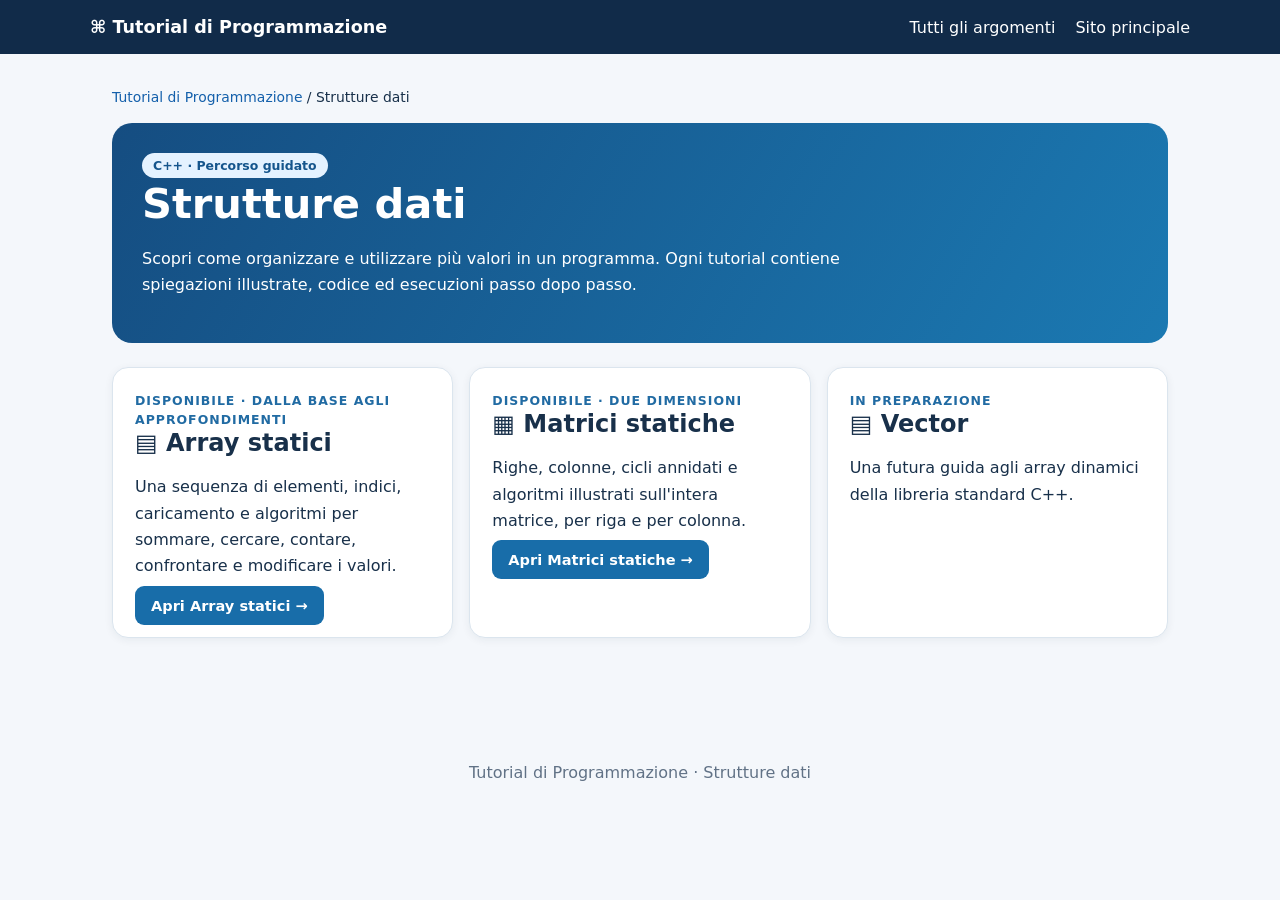
<file: tutorial-programmazione/strutture-dati/index.html>
<!doctype html>
<html lang="it">
<head>
  <meta charset="utf-8">
  <meta name="viewport" content="width=device-width, initial-scale=1">
  <title>Strutture dati · Tutorial di Programmazione</title>
  <link rel="stylesheet" href="../assets/style.css">
</head>
<body>
  <header class="top">
    <a class="brand" href="../index.html">⌘ Tutorial di Programmazione</a>
    <nav class="nav"><a href="../index.html">Tutti gli argomenti</a><a href="../../index.html">Sito principale</a></nav>
  </header>
  <main>
    <div class="crumbs"><a href="../index.html">Tutorial di Programmazione</a> / Strutture dati</div>
    <section class="hero">
      <span class="pill">C++ · Percorso guidato</span>
      <h1>Strutture dati</h1>
      <p>Scopri come organizzare e utilizzare più valori in un programma. Ogni tutorial contiene spiegazioni illustrate, codice ed esecuzioni passo dopo passo.</p>
    </section>
    <div class="tiles">
      <article class="tile">
        <span class="small-heading">Disponibile · Dalla base agli approfondimenti</span>
        <h2>▤ Array statici</h2>
        <p>Una sequenza di elementi, indici, caricamento e algoritmi per sommare, cercare, contare, confrontare e modificare i valori.</p>
        <a class="btn" href="array/index.html">Apri Array statici →</a>
      </article>
      <article class="tile">
        <span class="small-heading">Disponibile · Due dimensioni</span>
        <h2>▦ Matrici statiche</h2>
        <p>Righe, colonne, cicli annidati e algoritmi illustrati sull'intera matrice, per riga e per colonna.</p>
        <a class="btn" href="matrici/index.html">Apri Matrici statiche →</a>
      </article>
      <article class="tile">
        <span class="small-heading">In preparazione</span>
        <h2>▤ Vector</h2>
        <p>Una futura guida agli array dinamici della libreria standard C++.</p>
      </article>
    </div>
  </main>
  <footer class="footer">Tutorial di Programmazione · Strutture dati</footer>
</body>
</html>
</file>
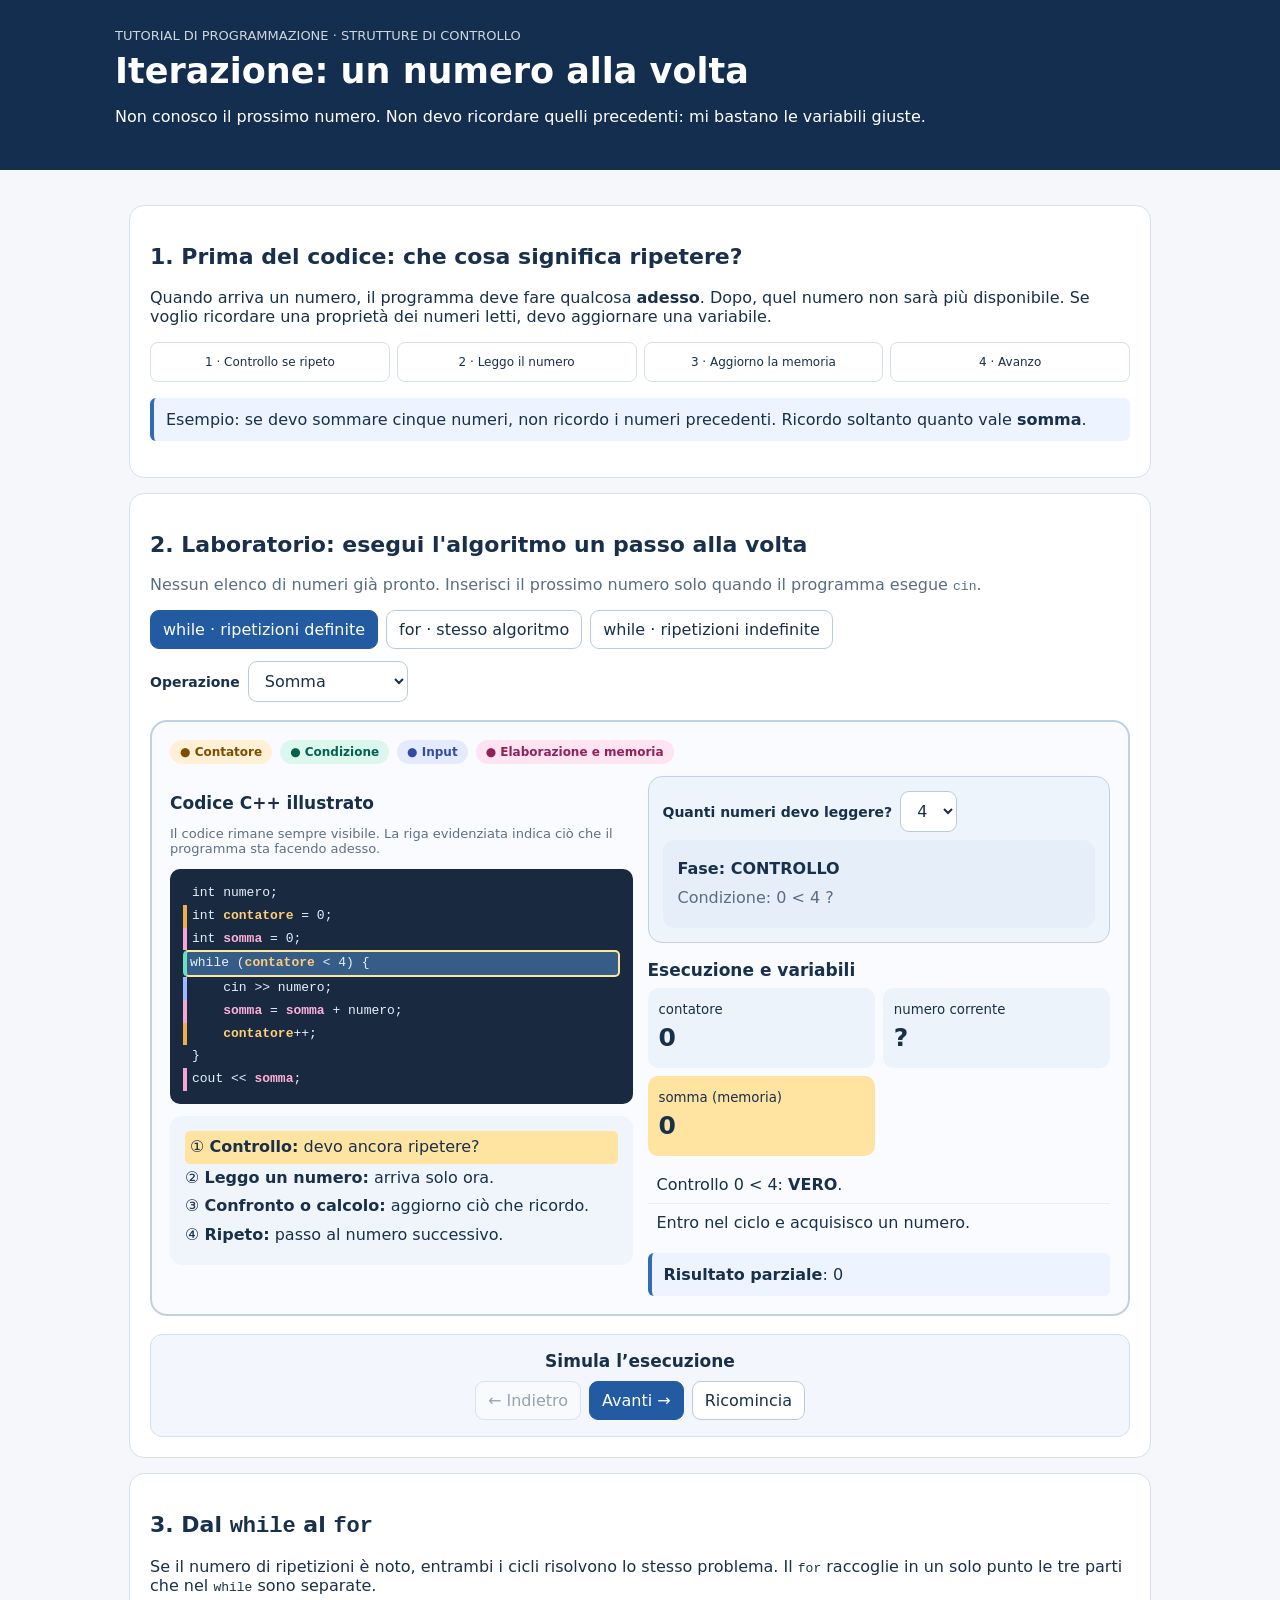
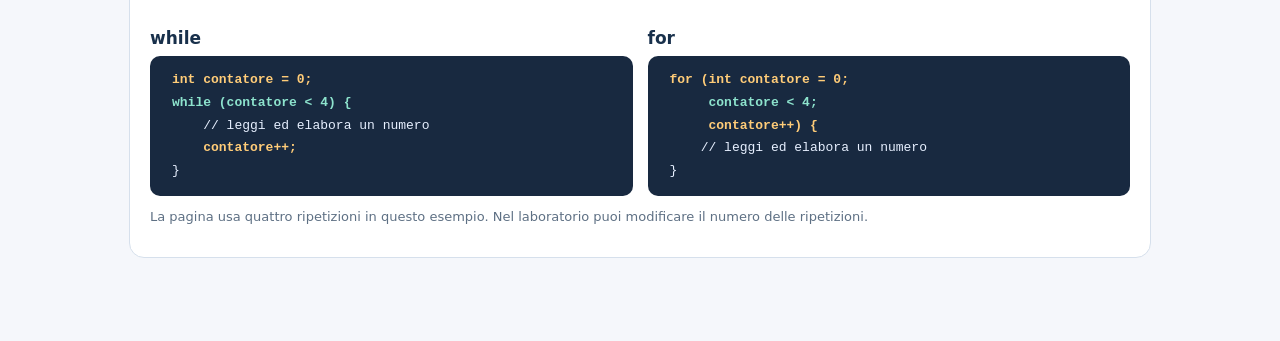
<file: tutorial-programmazione/strutture-controllo/iterazione/index.html>
<!doctype html><html lang="it"><head><meta charset="utf-8"><meta name="viewport" content="width=device-width,initial-scale=1"><title>Iterazione C++ — capire prima del codice</title><style>
:root{font-family:system-ui,Segoe UI,sans-serif;color:#18304b;background:#f5f7fb}*{box-sizing:border-box}body{margin:0}.top{background:#142e50;color:white;padding:28px max(18px,calc((100vw - 1050px)/2))}.top h1{margin:8px 0;font-size:clamp(24px,4vw,35px)}main{max-width:1050px;margin:auto;padding:20px 14px 70px}.panel{background:white;border:1px solid #d6e0ec;border-radius:15px;padding:20px;margin:15px 0}.sub{color:#596d83}.tabs,.row{display:flex;gap:8px;flex-wrap:wrap;align-items:center}button,select,input{font:inherit;border:1px solid #bacbdc;border-radius:9px;padding:9px 12px;background:white;color:#18304b}button{cursor:pointer}button.active,.primary{background:#225ba1;color:white;border-color:#225ba1}button:disabled{opacity:.42;cursor:default}input[type=number]{width:125px}.cols{display:grid;grid-template-columns:1fr 1fr;gap:15px}.simulation-footer{text-align:center;margin-top:18px;padding:16px;border:1px solid #d6e0ec;border-radius:12px;background:#f3f7fd}.simulation-footer .row{justify-content:center}.focus-panel{background:#edf4fc;border:1px solid #bfd1e6;border-radius:14px;padding:14px;margin-bottom:14px}.focus-panel .picture{margin:8px 0 0!important;background:#e5eef9}.focus-panel #limitWrap{margin:0 0 6px!important}.execution-bottom{display:grid;grid-template-columns:minmax(0,1fr) minmax(0,1fr);gap:10px;margin-top:12px;align-items:start}.execution-bottom #inputArea{margin:0!important;padding:12px;min-width:0}.execution-bottom #inputArea input{width:100%;margin:7px 0}.execution-bottom #inputArea button{width:100%}.execution-bottom #visual{margin:0!important;padding:10px;font-size:13px;line-height:1.5}.execution-bottom #visual>div{margin:5px 0}@media(max-width:900px){.execution-bottom{grid-template-columns:1fr}}@media(max-width:700px){.cols{grid-template-columns:1fr}}.chip{display:inline-block;padding:5px 9px;border-radius:7px;background:#e4eef9;font-weight:650}.steps{display:grid;grid-template-columns:repeat(4,1fr);gap:7px}.step{padding:12px 5px;text-align:center;border:1px solid #d6e0ec;border-radius:8px;font-size:12px}.step.sel{background:#fff0c8;border-color:#d79b24;font-weight:bold}.memory{display:grid;grid-template-columns:repeat(2,minmax(0,1fr));gap:8px}.memory>div{background:#ecf3fa;border-radius:10px;padding:11px}.memory b{display:block;font-size:25px;margin:5px 0}.memory .changed{background:#ffe4a1}.picture{font-size:16px;line-height:1.8;background:#f0f5fb;border-radius:12px;padding:15px}.picture .hl{background:#ffe3a0;border-radius:5px;padding:2px 5px}.code{background:#182940;color:#e7f0ff;padding:13px;border-radius:10px;overflow:auto;font:13px/1.75 Consolas,monospace;white-space:pre}.code .line{display:block;padding:0 5px;white-space:pre}.code .focus{background:#365c88;border:2px solid #f9e89d;border-radius:5px;padding-left:3px}.code .line{border-left:4px solid transparent}.code .line.cat-counter{border-left-color:#f1ad4c}.code .line.cat-cond{border-left-color:#6cdec2}.code .line.cat-read{border-left-color:#9eb9ff}.code .line.cat-acc{border-left-color:#f7a6d4}.lab-workspace{border:2px solid #bfd1e6;border-radius:17px;background:#f9fbff;padding:18px;margin-top:18px}.lab-workspace .legend{margin-top:0}.legend{display:flex;gap:8px;flex-wrap:wrap;margin:12px 0}.tag{border-radius:20px;padding:5px 10px;font-size:12px;font-weight:700}.tag-counter{background:#fff0d6;color:#7d4d00}.tag-cond{background:#dcf7ed;color:#05634b}.tag-read{background:#e5ebff;color:#334ca2}.tag-acc{background:#fde4f0;color:#8e235a}.code .counter{color:#ffcc78;font-weight:700}.code .cond{color:#8de3cd;font-weight:700}.code .acc{color:#ffb0da;font-weight:700}.code .read{color:#b4caff}.em{background:#edf4ff;border-left:4px solid #306cb2;padding:12px;border-radius:6px}.big{font-size:20px;font-weight:750}.explanation>div{padding:9px;border-bottom:1px solid #e6edf5}.explanation>div:last-child{border:0}.note{font-size:13px;color:#5e7084}label{font-size:14px;font-weight:650}h2{font-size:22px}h3{font-size:17px;margin-bottom:8px}
</style></head><body><header class="top"><div style="font-size:13px;opacity:.8">TUTORIAL DI PROGRAMMAZIONE · STRUTTURE DI CONTROLLO</div><h1>Iterazione: un numero alla volta</h1><p>Non conosco il prossimo numero. Non devo ricordare quelli precedenti: mi bastano le variabili giuste.</p></header><main>
<section class="panel"><h2>1. Prima del codice: che cosa significa ripetere?</h2><p>Quando arriva un numero, il programma deve fare qualcosa <strong>adesso</strong>. Dopo, quel numero non sarà più disponibile. Se voglio ricordare una proprietà dei numeri letti, devo aggiornare una variabile.</p><div class="steps"><div class="step">1 · Controllo se ripeto</div><div class="step">2 · Leggo il numero</div><div class="step">3 · Aggiorno la memoria</div><div class="step">4 · Avanzo</div></div><p class="em">Esempio: se devo sommare cinque numeri, non ricordo i numeri precedenti. Ricordo soltanto quanto vale <strong>somma</strong>.</p></section>
<section class="panel"><h2>2. Laboratorio: esegui l'algoritmo un passo alla volta</h2><p class="sub">Nessun elenco di numeri già pronto. Inserisci il prossimo numero solo quando il programma esegue <code>cin</code>.</p>
<div class="row" id="mode"><button data-mode="while" class="active">while · ripetizioni definite</button><button data-mode="for">for · stesso algoritmo</button><button data-mode="indef">while · ripetizioni indefinite</button></div><div class="row" style="margin-top:12px"><label for="op">Operazione</label><select id="op"><option value="somma">Somma</option><option value="media">Media</option><option value="max">Massimo</option><option value="min">Minimo</option><option value="eq">Conteggio ==</option><option value="lt">Conteggio &lt;</option><option value="gt">Conteggio &gt;</option></select><span id="compareWrap" style="display:none"><label for="compare">Numero di riferimento</label> <input id="compare" type="number" value="10" step="1"></span></div>




<div class="lab-workspace"><div class="legend"><span class="tag tag-counter">● Contatore</span><span class="tag tag-cond">● Condizione</span><span class="tag tag-read">● Input</span><span class="tag tag-acc">● Elaborazione e memoria</span></div>
<div class="cols"><div><h3>Codice C++ illustrato</h3><p class="note">Il codice rimane sempre visibile. La riga evidenziata indica ciò che il programma sta facendo adesso.</p><div id="code" class="code" aria-live="polite"></div><div class="picture" id="visual" style="margin-top:12px"></div></div><div><div class="focus-panel"><div class="row" id="limitWrap"><label for="limit">Quanti numeri devo leggere?</label><select id="limit"><option>3</option><option selected>4</option><option>5</option><option>6</option></select></div><div class="picture" id="illustration"></div></div><h3>Esecuzione e variabili</h3><div class="memory" id="variables"></div><div class="explanation" id="explanation" style="margin-top:10px"></div><div class="em" id="results" style="margin-top:12px"></div><div class="input-under-execution"><div id="inputArea" class="panel" style="display:none;background:#f2f7fe"><label for="num">Il programma attende un numero:</label><input type="number" step="1" id="num" placeholder="Numero intero"><button id="submit" class="primary">Conferma cin</button><p class="note">Il prossimo valore non è noto finché non lo inserisci.</p><p class="note" id="sentinelNote" style="display:none"><strong>In questo esempio</strong> inserisci 0 per terminare il ciclo indefinito.</p></div></div></div></div></div><div class="simulation-footer"><h3 style="margin:0 0 10px">Simula l’esecuzione</h3><div class="row" aria-label="Controlli simulazione"><button id="prev">← Indietro</button><button class="primary" id="next">Avanti →</button><button id="reset">Ricomincia</button></div></div>
</section><section class="panel"><h2>3. Dal <code>while</code> al <code>for</code></h2><p>Se il numero di ripetizioni è noto, entrambi i cicli risolvono lo stesso problema. Il <code>for</code> raccoglie in un solo punto le tre parti che nel <code>while</code> sono separate.</p><div class="cols"><div><h3>while</h3><div class="code"><span class="line"><span class="counter">int contatore = 0;</span></span><span class="line"><span class="cond">while (contatore &lt; 4) {</span></span><span class="line">    // leggi ed elabora un numero</span><span class="line"><span class="counter">    contatore++;</span></span><span class="line">}</span></div></div><div><h3>for</h3><div class="code"><span class="line"><span class="counter">for (int contatore = 0;</span></span><span class="line"><span class="cond">     contatore &lt; 4;</span></span><span class="line"><span class="counter">     contatore++) {</span></span><span class="line">    // leggi ed elabora un numero</span><span class="line">}</span></div></div></div><p class="note">La pagina usa quattro ripetizioni in questo esempio. Nel laboratorio puoi modificare il numero delle ripetizioni.</p></section>
</main><script>
(()=>{const $=x=>document.querySelector(x);let mode='while',phase='check',count=0,acc=0,seen=0,first=true,now=null,done=false,history=[],showCode=false;let operation='somma';const isCount=()=>['eq','lt','gt'].includes(operation);const compare=()=>Number($('#compare').value||0);const lim=()=>Number($('#limit').value);const initial=()=>operation==='max'||operation==='min'?null:0;
function save(){history.push({mode,phase,count,acc,seen,first,now,done,operation});}function reset(){phase='check';count=0;acc=initial();seen=0;first=true;now=null;done=false;history=[];render()}
function check(){return mode==='indef'?true:count<lim()}function condText(){return mode==='indef'?'Il numero letto è diverso da 0?':`${count} < ${lim()} ?`}
function labelOp(){return isCount()?'conteggio':operation==='media'?'somma':operation}
function process(){if(operation==='somma'||operation==='media')acc+=now;else if(operation==='max')acc=first?now:Math.max(acc,now);else if(operation==='min')acc=first?now:Math.min(acc,now);else if(operation==='eq')acc+=now===compare()?1:0;else if(operation==='lt')acc+=now<compare()?1:0;else acc+=now>compare()?1:0;first=false;seen++;phase='advance'}
function step(){if(done||phase==='read')return;save();if(phase==='check'){if(mode==='indef'){phase='read'}else if(check()){phase='read'}else{phase='end';done=true}}else if(phase==='process'){process()}else if(phase==='advance'){if(mode==='indef'){phase='check';now=null}else{count++;phase='check';now=null}}render()}
function submit(){if(phase!=='read')return;let v=$('#num').value.trim();if(v===''||!Number.isSafeInteger(Number(v))){$('#num').focus();return}save();now=Number(v);$('#num').value='';if(mode==='indef'&&now===0){phase='end';done=true}else{phase='process'}render()}
function undo(){let h=history.pop();if(!h)return;({mode,phase,count,acc,seen,first,now,done,operation}=h);$('#op').value=operation;render()}
function code(){let isFor=mode==='for',ind=mode==='indef';let lines=[];function add(s){lines.push(s)}add('int numero;');if(!isFor&&!ind)add('int contatore = 0;');if(isCount())add('int valoreRiferimento = '+compare()+';');add(`int ${labelOp()} = ${operation==='max'||operation==='min'?'0':'0'};`);if(operation==='max'||operation==='min')add('bool primoNumero = true;');if(ind){add('cin >> numero;');add('while (numero != 0) {')}else if(isFor)add('for (int contatore = 0; contatore < '+lim()+'; contatore++) {');else add('while (contatore < '+lim()+') {');if(!ind)add('    cin >> numero;');if(operation==='somma'||operation==='media')add('    somma = somma + numero;');if(operation==='max'||operation==='min'){add('    if (primoNumero) {');add('        '+operation+' = numero;');add('        primoNumero = false;');add('    }');add('    else {');add(`        if (numero ${operation==='max'?'>':'<'} ${operation}) {`);add('            '+operation+' = numero;');add('        }');add('    }')}if(isCount()){add(`    if (numero ${operation==='eq'?'==':operation==='lt'?'<':'>'} valoreRiferimento) {`);add('        conteggio++;');add('    }')}if(ind)add('    cin >> numero;');else if(!isFor)add('    contatore++;');add('}');if(operation==='media'){add('double media = 0;');if(ind){add('if (numeroLetti > 0) {');add('    media = somma * 1.0 / numeroLetti;');add('}')}else add('media = somma * 1.0 / '+lim()+';')}add('cout << '+(operation==='media'?'media':labelOp())+';');return lines}
function makeCode(){
 const lines=code(),esc=t=>t.replaceAll('&','&amp;').replaceAll('<','&lt;').replaceAll('>','&gt;');
 let activeIdx=-1;
 if(phase==='check')activeIdx=lines.findIndex(x=>x.trim().startsWith(mode==='for'?'for (':'while ('));
 if(phase==='read'){
   let all=lines.map((x,i)=>x.includes('cin >> numero;')?i:-1).filter(i=>i>=0);
   activeIdx=mode==='indef'&&seen>0?all[all.length-1]:all[0];
 }
 if(phase==='process'){
   let key=operation==='somma'||operation==='media'?'somma = somma + numero;':isCount()?'if (numero ':'if (primoNumero)';
   activeIdx=lines.findIndex(x=>x.includes(key));
 }
 if(phase==='advance')activeIdx=mode==='while'?lines.findIndex(x=>x.includes('contatore++;')):mode==='for'?lines.findIndex(x=>x.trim().startsWith('for (')):lines.findIndex(x=>x.includes('cin >> numero;')&&x.startsWith('    '));
 if(phase==='end')activeIdx=lines.findIndex(x=>x.startsWith('cout <<'));
 return lines.map((s,i)=>{
  let category=/cin >>/.test(s)?'read':/while \(|for \(|if \(/.test(s)?'cond':/contatore/.test(s)?'counter':/(somma|massimo|minimo|conteggio|media|primoNumero)/.test(s)?'acc':'';
  let t=esc(s);
  t=t.replace(/\bcontatore\b/g,'<span class="counter">contatore</span>');
  t=t.replace(/\b(somma|massimo|minimo|conteggio|media)\b/g,'<span class="acc">$1</span>');
  return '<span class="line '+(category?'cat-'+category:'')+(i===activeIdx?' focus':'')+'">'+t+'</span>';
 }).join('');
}
function render(){operation=$('#op').value;$('#compareWrap').style.display=isCount()?'inline':'none';$('#limitWrap').style.display=mode==='indef'?'none':'flex';document.querySelectorAll('[data-mode]').forEach(b=>b.classList.toggle('active',b.dataset.mode===mode));$('#inputArea').style.display=phase==='read'?'block':'none';$('#sentinelNote').style.display=mode==='indef'?'block':'none';$('#prev').disabled=history.length===0;$('#next').disabled=done||phase==='read';$('#code').innerHTML=makeCode();const prompt=phase==='check'?'CONTROLLO':phase==='read'?'ACQUISIZIONE':phase==='process'?'ELABORAZIONE':phase==='advance'?'AGGIORNAMENTO':'FINE';$('#illustration').innerHTML=`<strong>Fase: ${prompt}</strong><br><span class="sub">${phase==='read'?'Il numero arriverà soltanto quando lo scriverai.':phase==='check'?`Condizione: ${condText()}`:phase==='process'?'Il numero corrente è disponibile solo adesso.':phase==='advance'?'Il valore letto non viene conservato, rimane solo il risultato aggiornato.':'Il ciclo non ripeterà altre istruzioni.'}</span>`;
const curr=(phase==='process'||phase==='advance')?now:phase==='end'&&mode==='indef'?0:null;$('#variables').innerHTML=`${mode==='indef'?'':`<div><small>contatore</small><b>${count}</b></div>`}<div><small>numero corrente</small><b>${curr===null?'?':curr}</b></div><div class="changed"><small>${labelOp()} (memoria)</small><b>${acc===null?'non assegnato':acc}</b></div>`;
let explanation=[];if(phase==='check')explanation=mode==='indef'?['Non so quale sarà il numero successivo.','Il ciclo continuerà soltanto se il numero acquisito non è zero.']: [`Controllo ${count} < ${lim()}: <b>${check()?'VERO':'FALSO'}</b>.`,check()?'Entro nel ciclo e acquisisco un numero.':'Non devo eseguire più il corpo del ciclo.'];if(phase==='read')explanation=['Sto eseguendo <b>cin &gt;&gt; numero;</b>','Scrivi tu il prossimo valore. Non esiste un elenco già preparato.'];if(phase==='process')explanation=[`Cella di input: <b>numero = ${now}</b>`,`Dovrò aggiornare la variabile <b>${labelOp()}</b> prima che arrivi un altro numero.`];if(phase==='advance')explanation=['Il numero appena letto non deve essere ricordato.',`La variabile <b>${labelOp()}</b> conserva il risultato parziale: <b>${acc}</b>.`, mode==='for'?'Il for aggiornerà automaticamente il contatore.':mode==='while'?'Il while deve aggiornare esplicitamente il contatore.':'Leggerò il prossimo numero alla nuova iterazione.'];if(phase==='end')explanation=['La condizione per continuare è falsa oppure è arrivato il valore sentinella 0.','L’algoritmo termina.'];$('#explanation').innerHTML=explanation.map(x=>'<div>'+x+'</div>').join('');let final=operation==='media'?(seen?acc*1.0/seen:'—'):acc;$('#results').innerHTML=`<strong>${done?'Risultato finale':'Risultato parziale'}</strong>: ${done&&operation==='media'?final:acc===null?'da determinare':acc}${operation==='media'&&done&&seen?`<br><span class="note">media = somma * 1.0 / ${seen}</span>`:''}`;
$('#visual').innerHTML=['<div class="'+(phase==='check'?'hl':'')+'">① <strong>Controllo:</strong> devo ancora ripetere?</div>','<div class="'+(phase==='read'?'hl':'')+'">② <strong>Leggo un numero:</strong> arriva solo ora.</div>','<div class="'+(phase==='process'?'hl':'')+'">③ <strong>Confronto o calcolo:</strong> aggiorno ciò che ricordo.</div>','<div class="'+(phase==='advance'?'hl':'')+'">④ <strong>Ripeto:</strong> passo al numero successivo.</div>'].join('');}
$('#mode').addEventListener('click',e=>{let b=e.target.closest('[data-mode]');if(b){mode=b.dataset.mode;reset()}});$('#op').addEventListener('change',reset);$('#compare').addEventListener('change',reset);$('#limit').addEventListener('change',reset);$('#next').onclick=step;$('#prev').onclick=undo;$('#reset').onclick=reset;$('#submit').onclick=submit;$('#num').addEventListener('keydown',e=>{if(e.key==='Enter'){e.preventDefault();submit()}});reset();})();
</script></body></html>
</file>
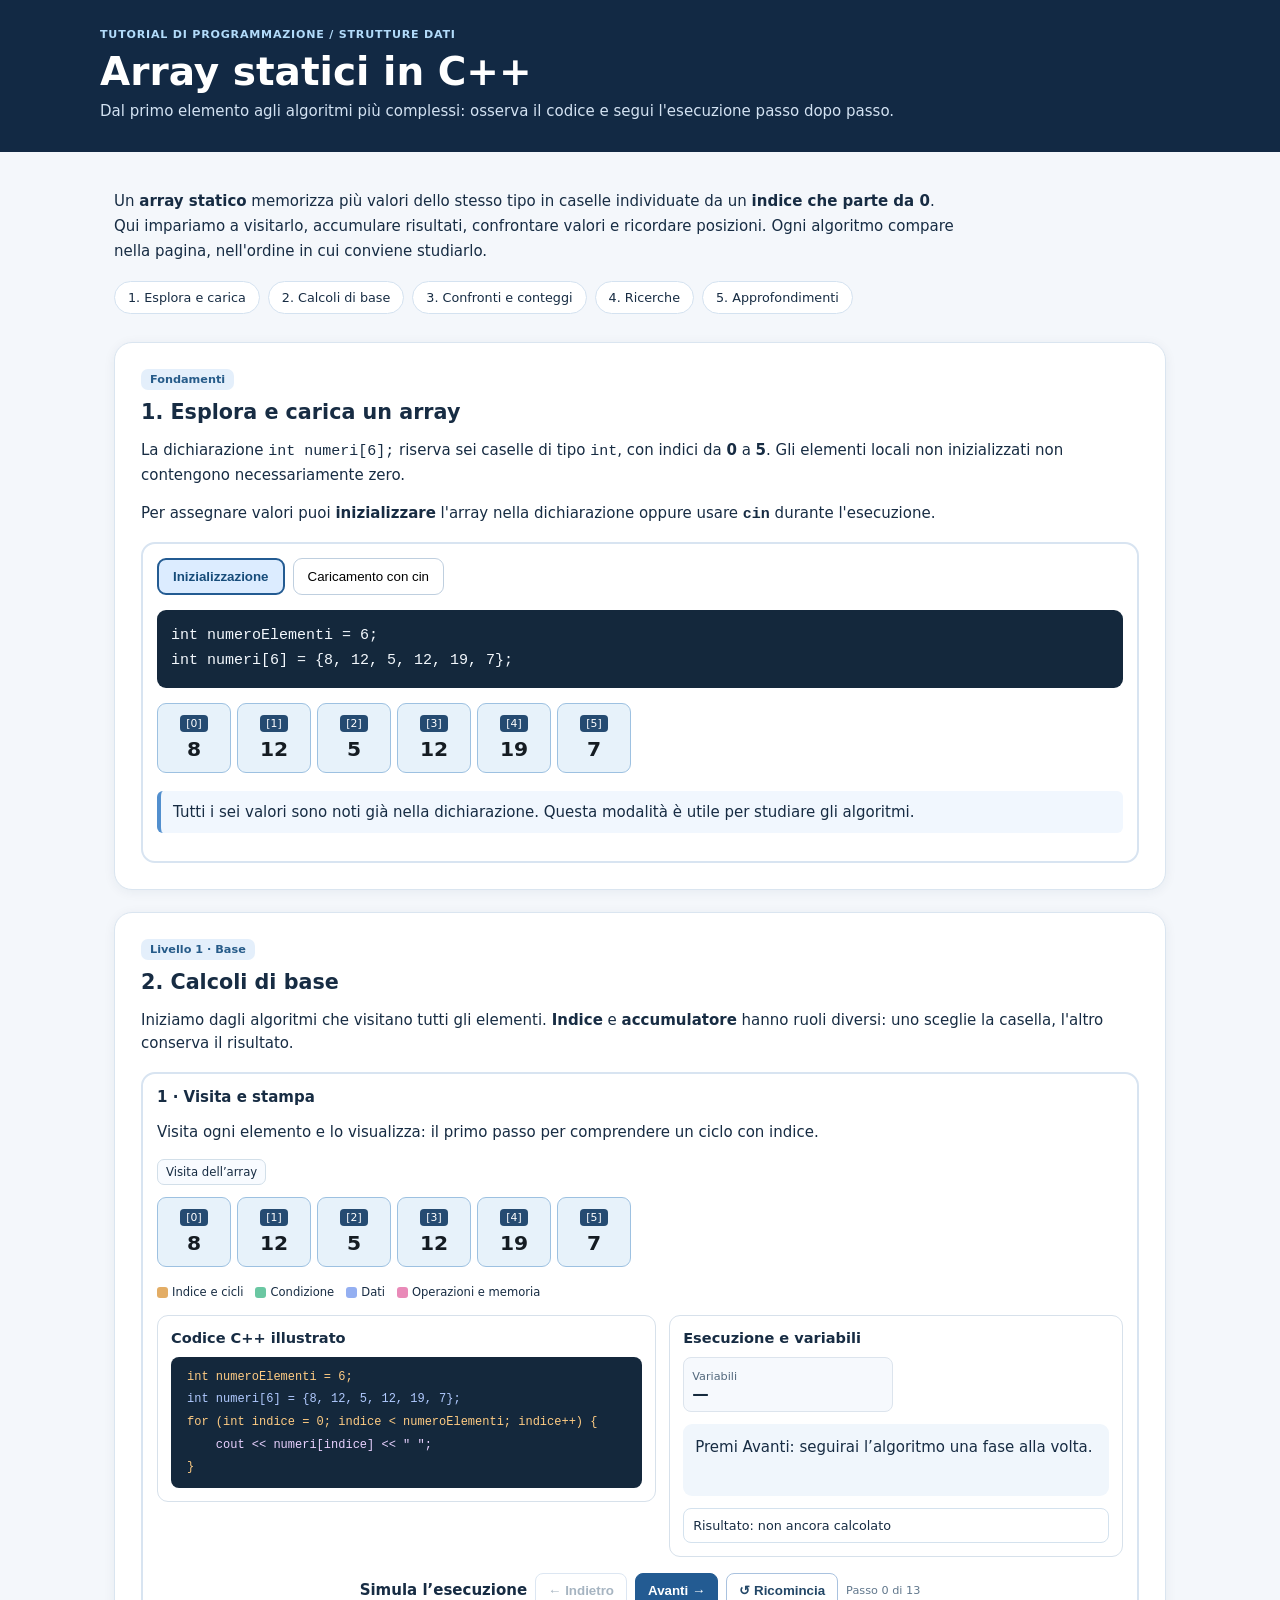
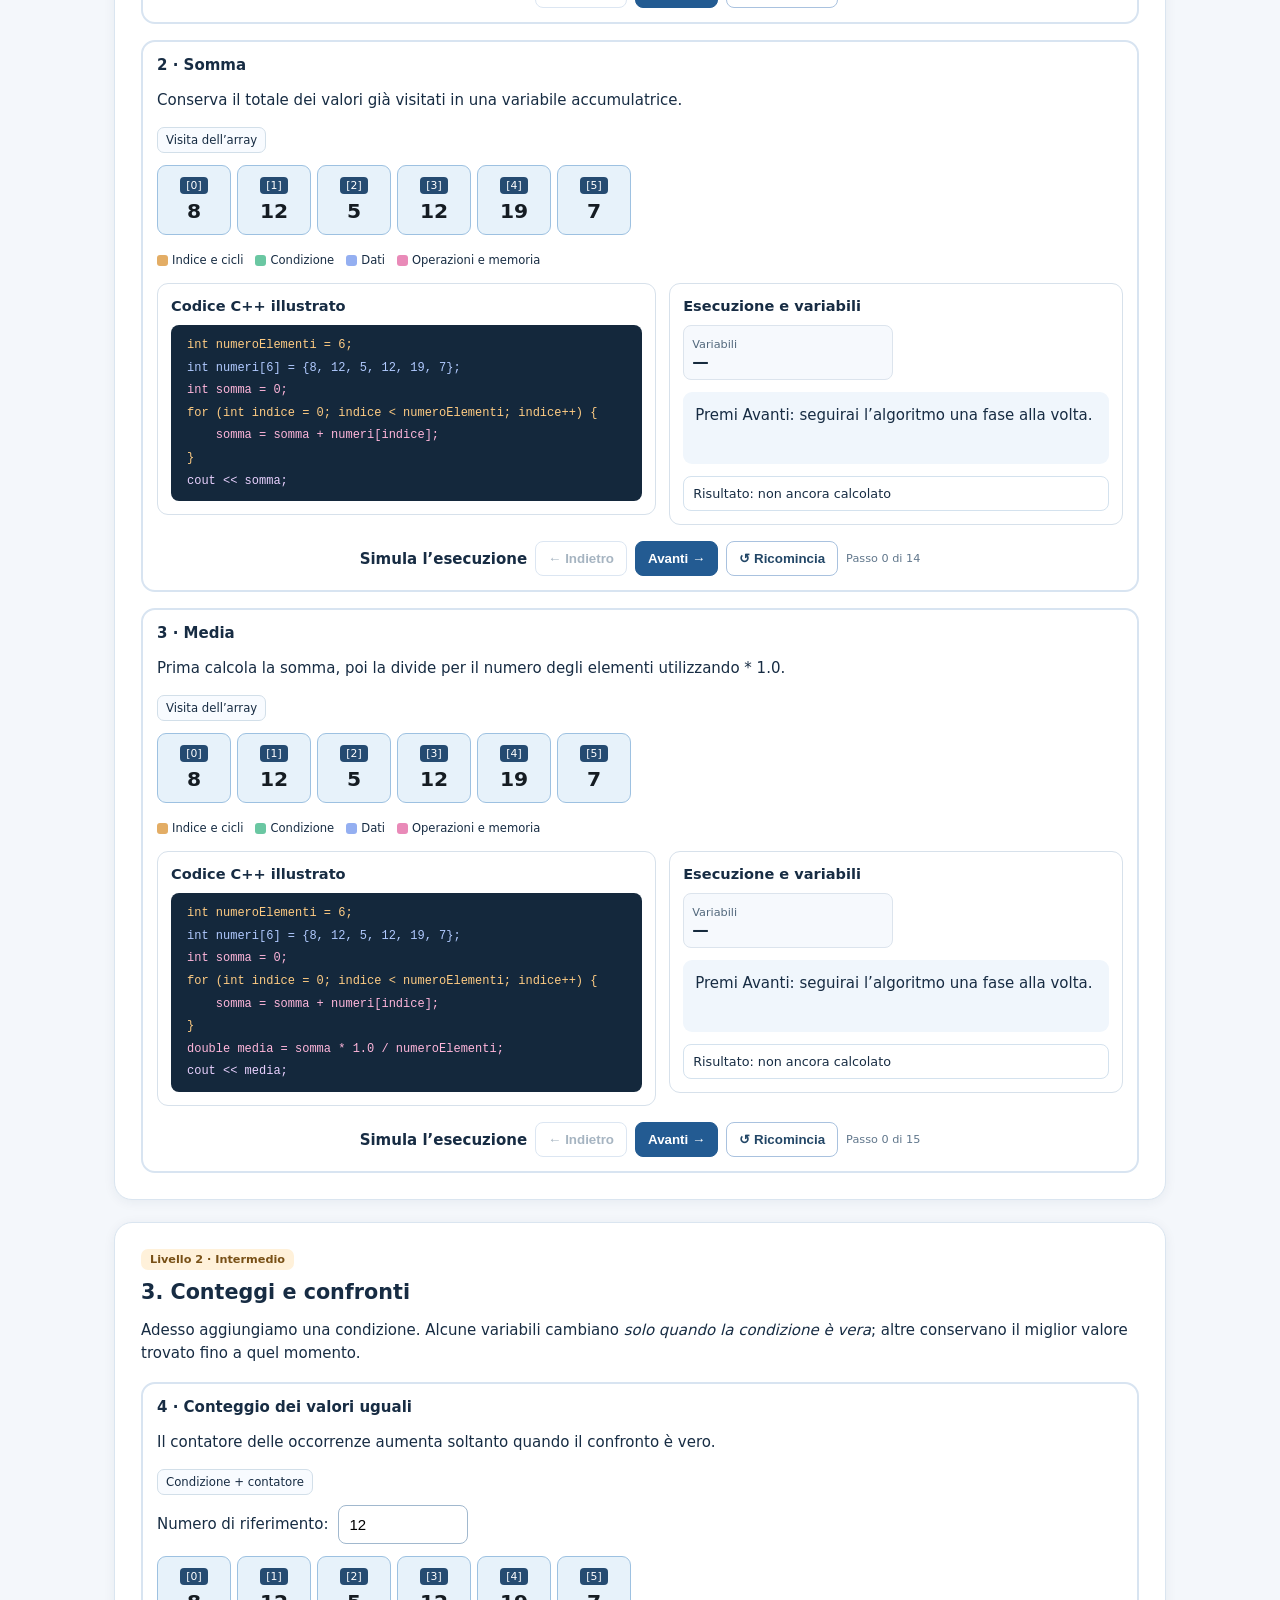
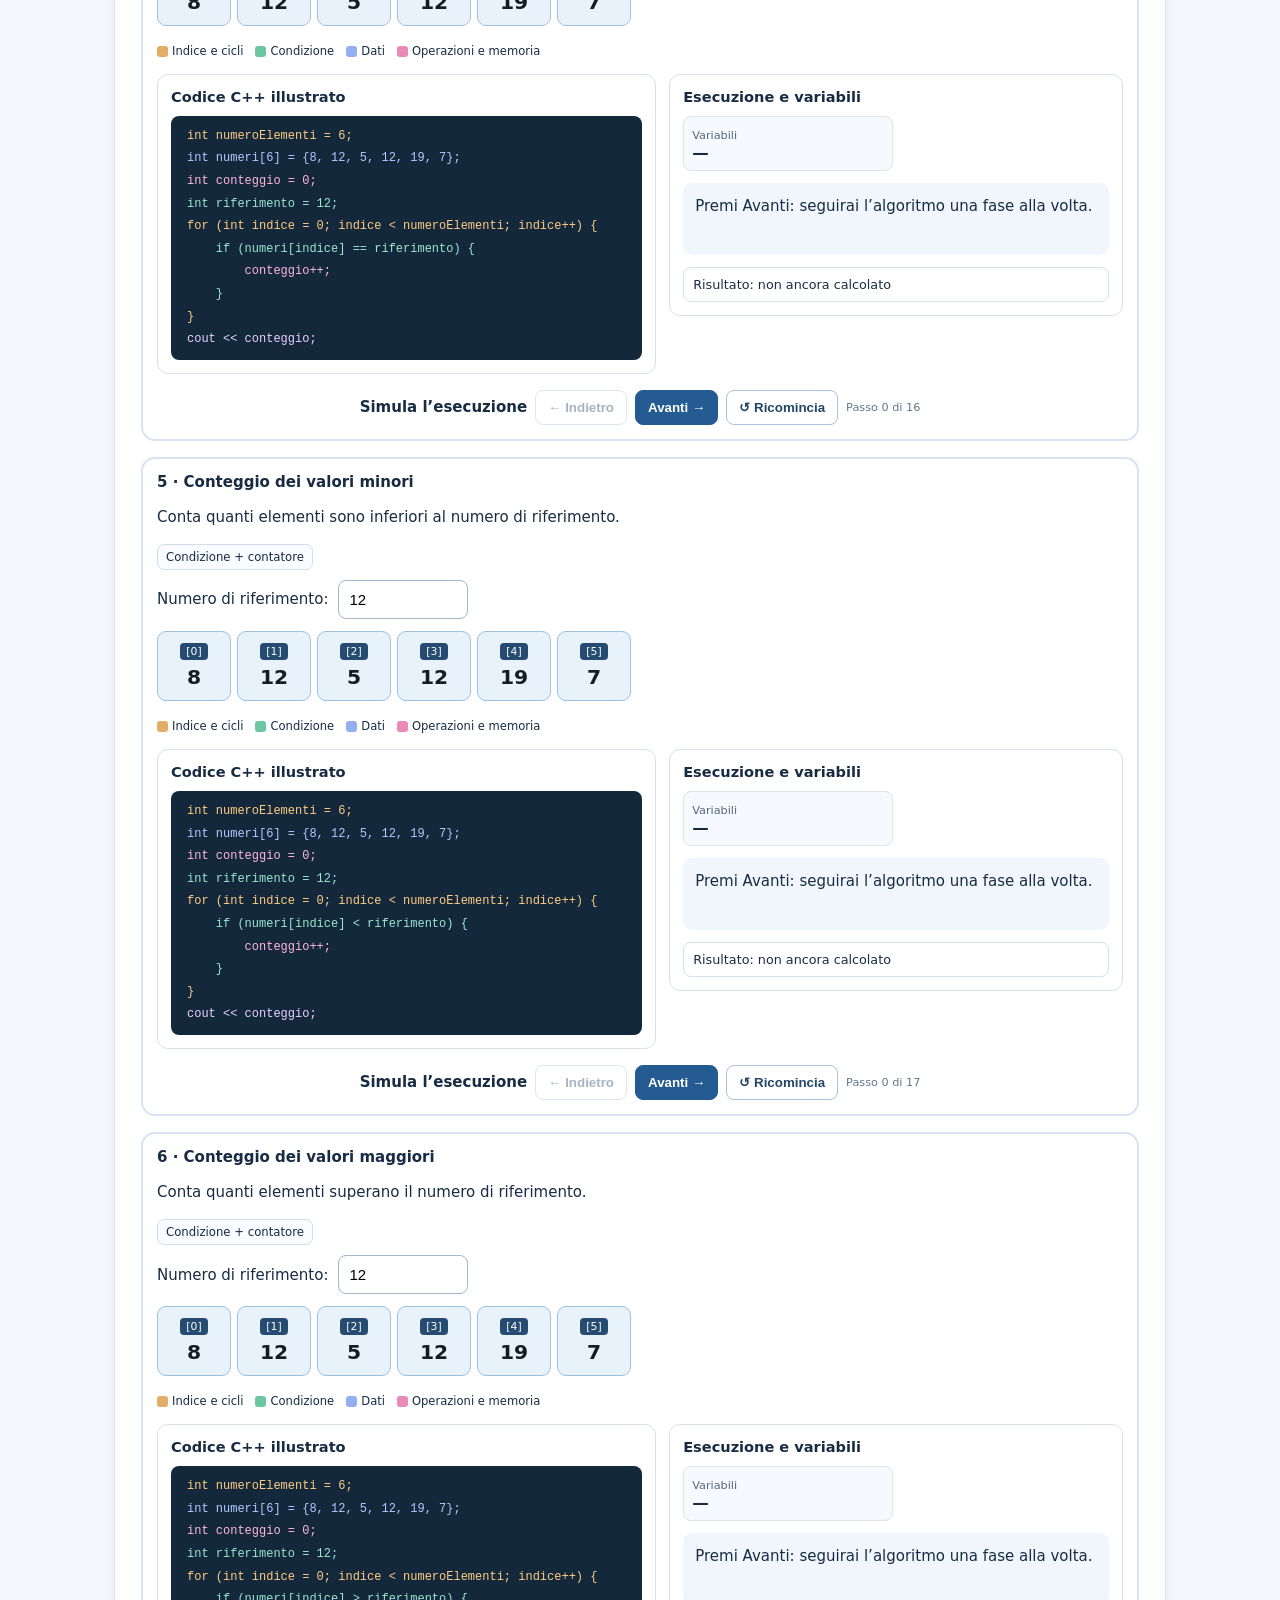
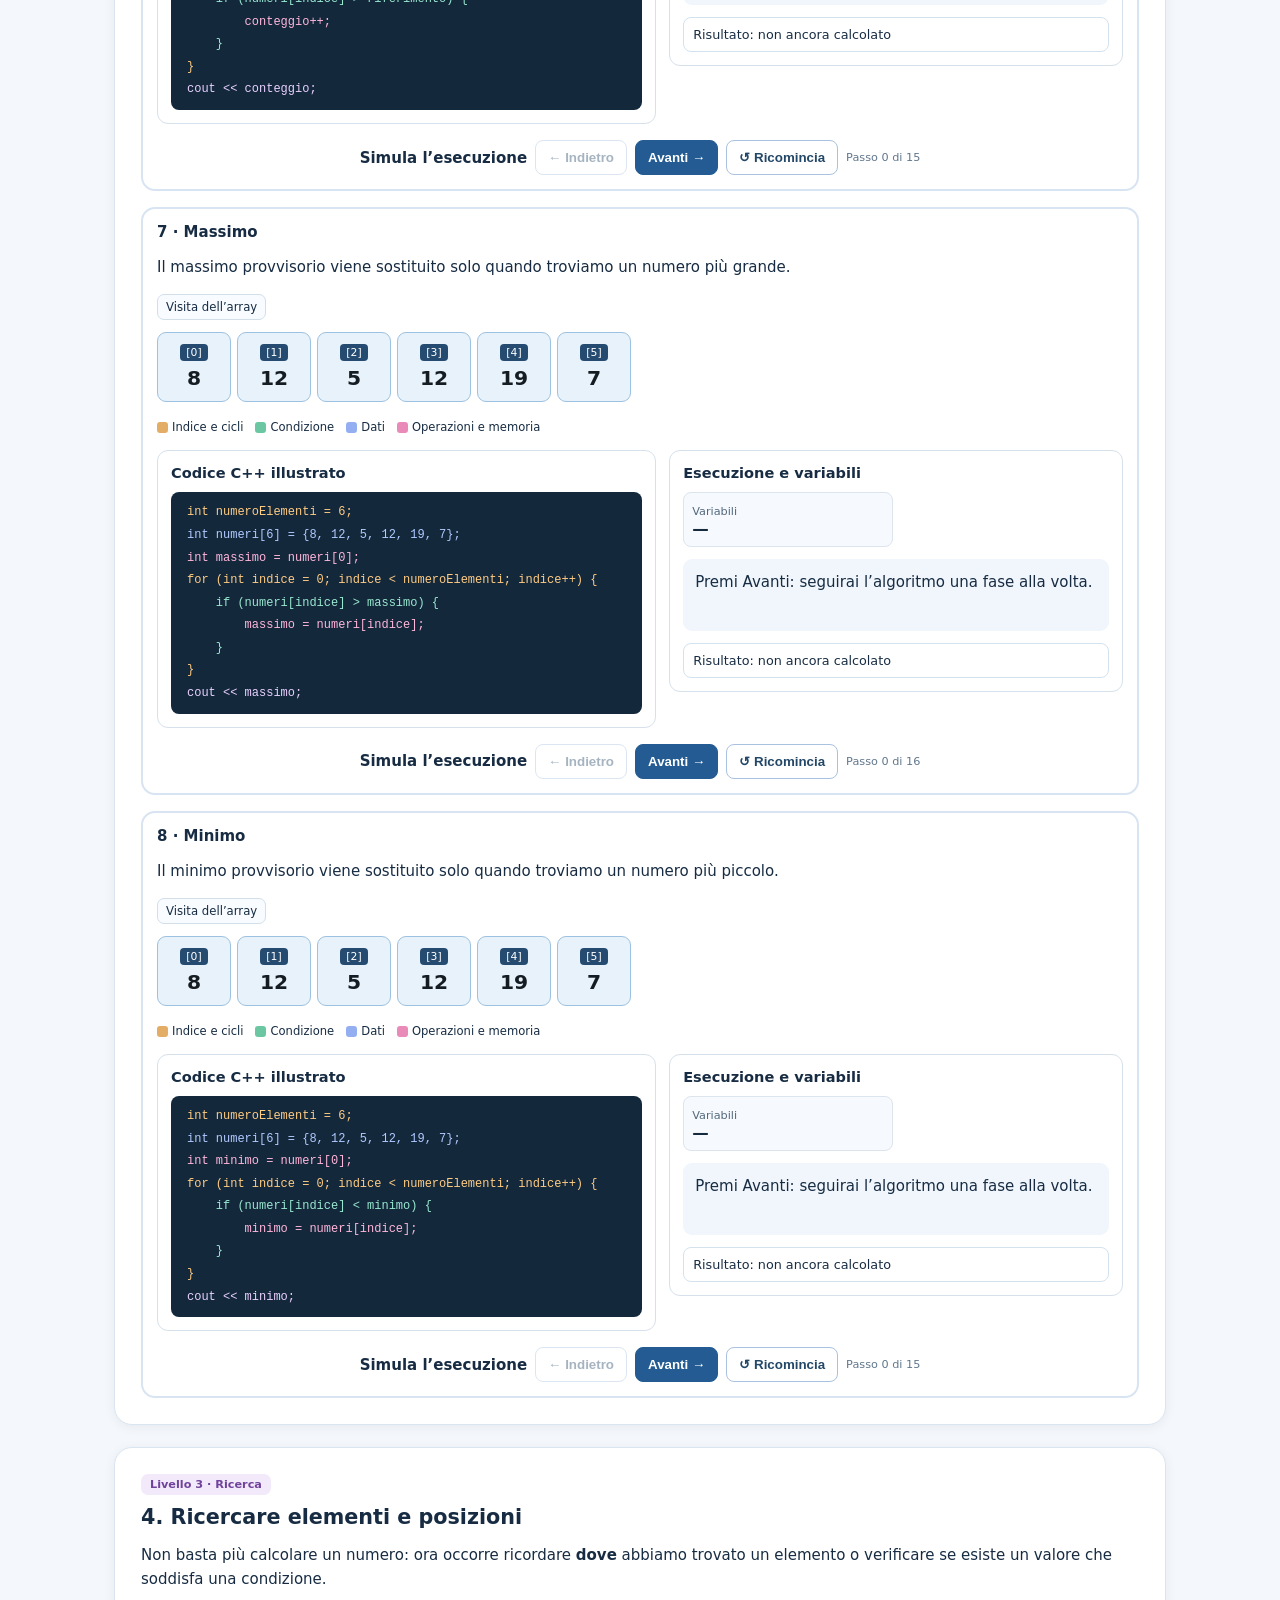
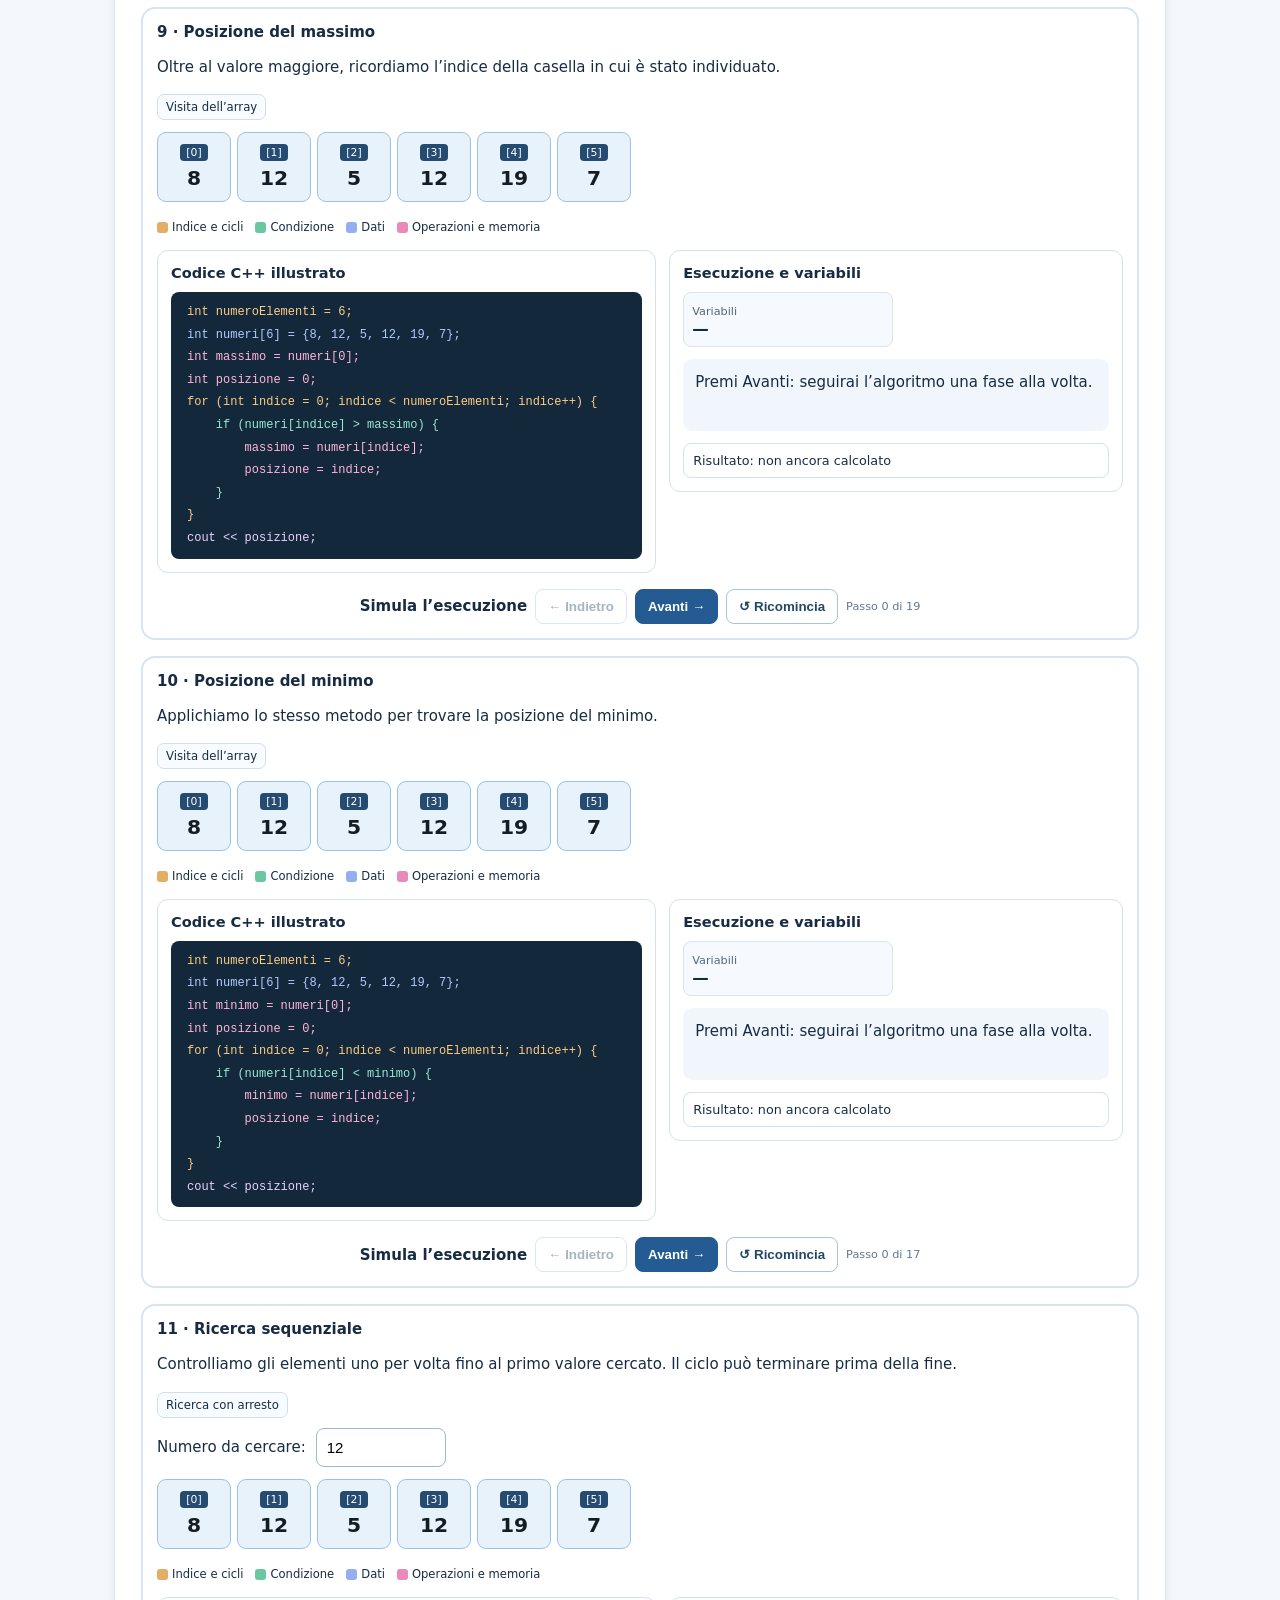
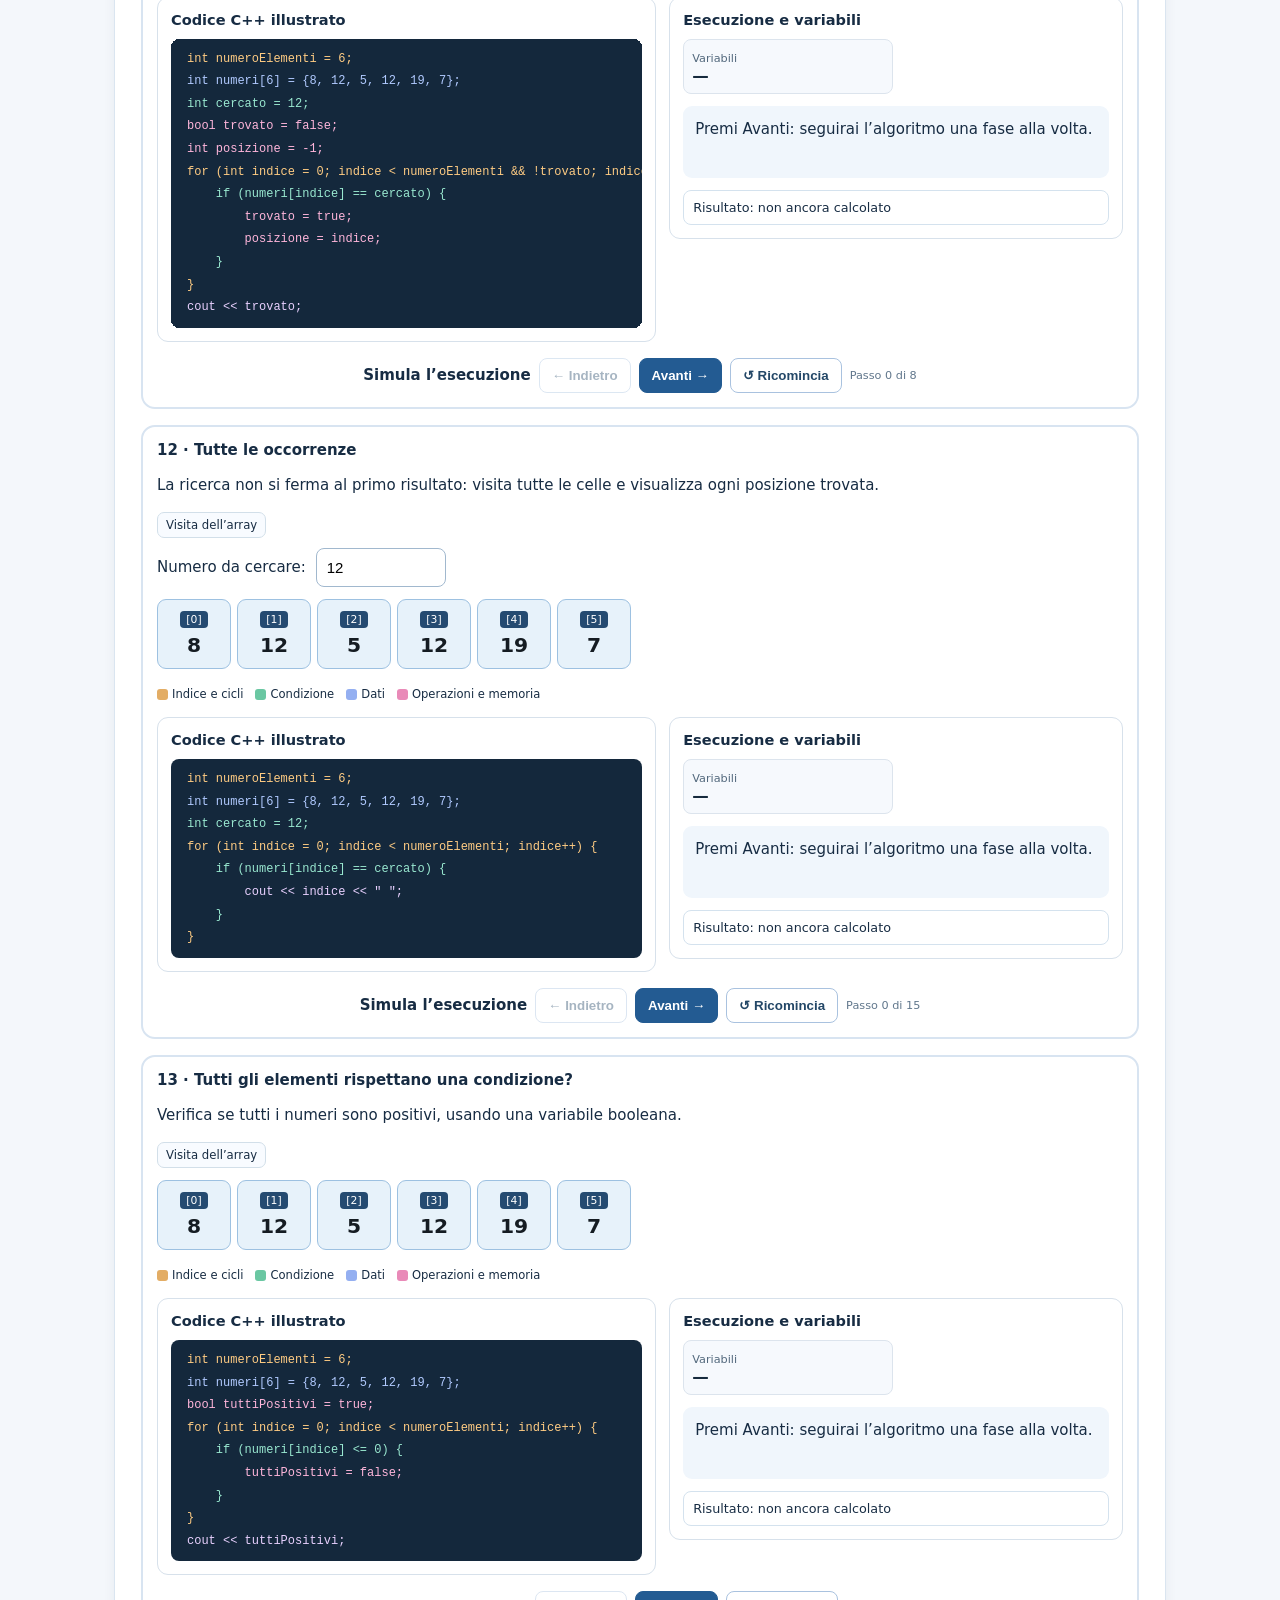
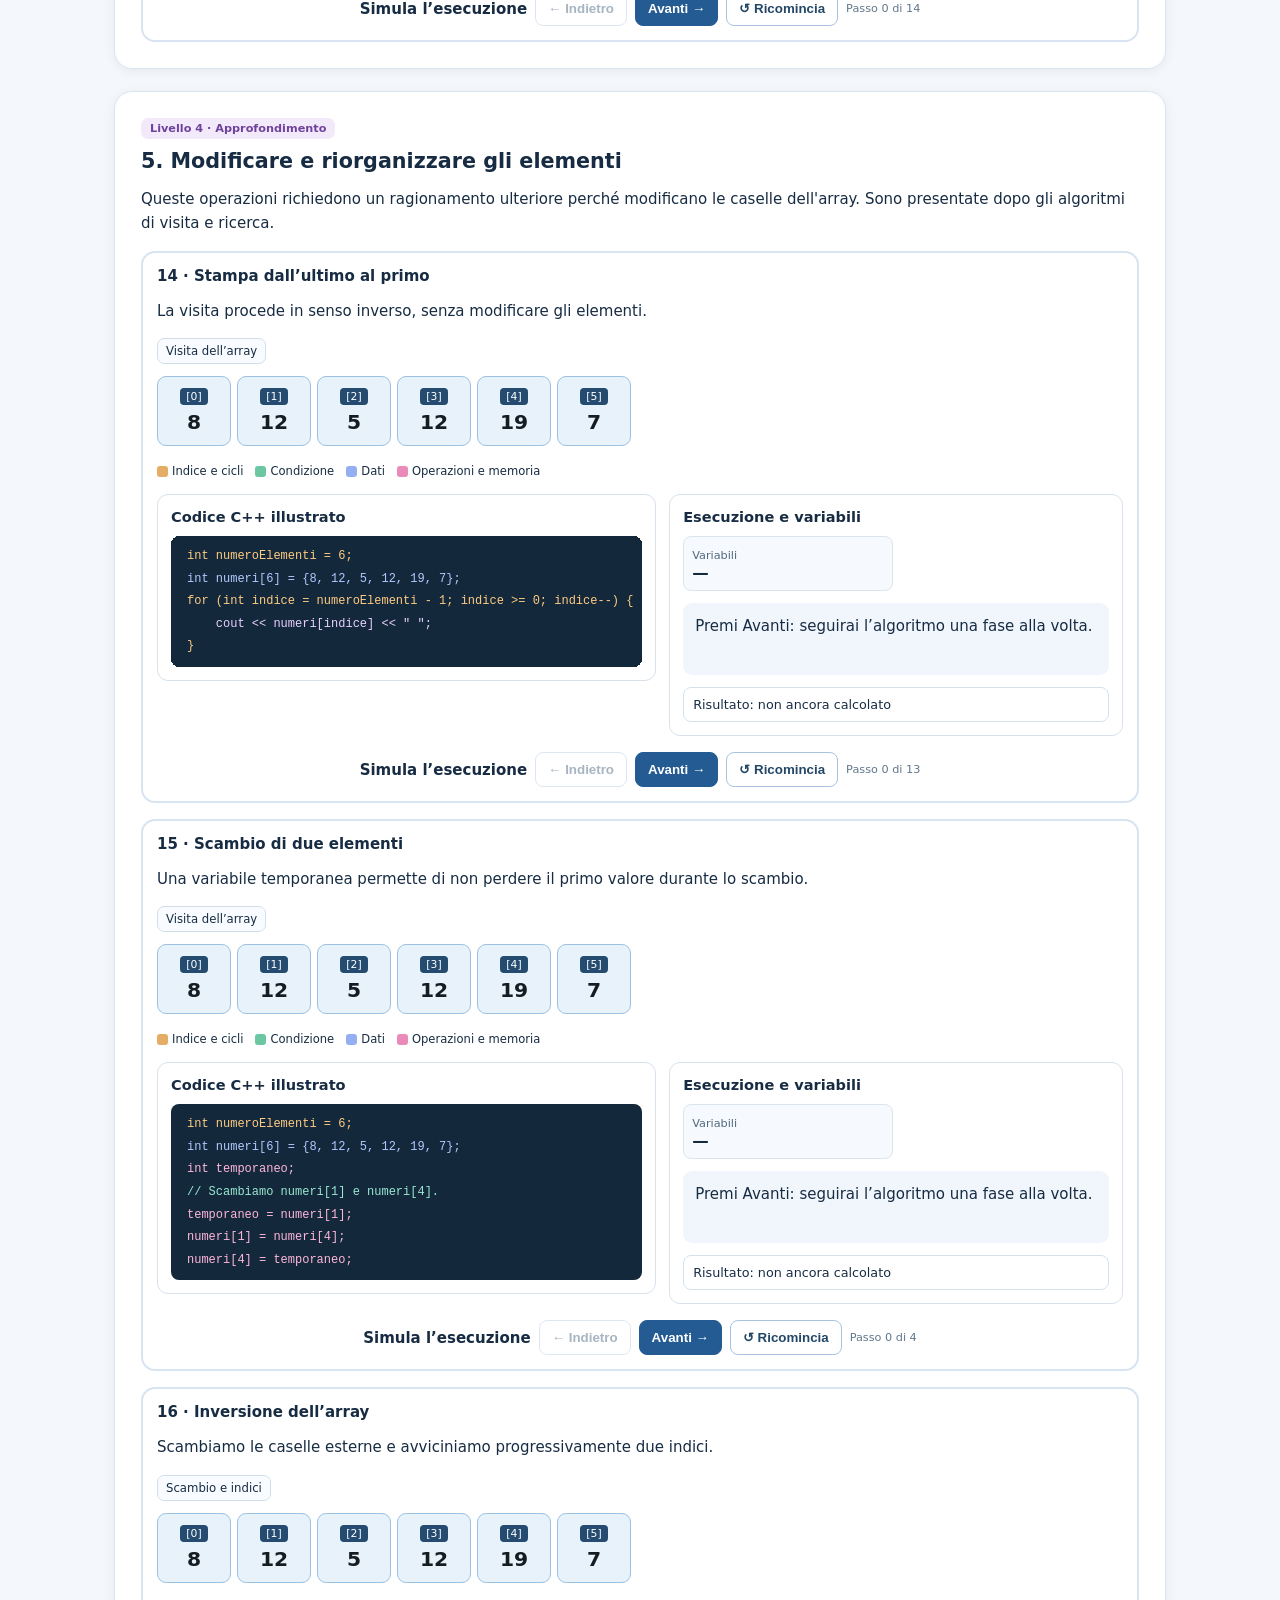
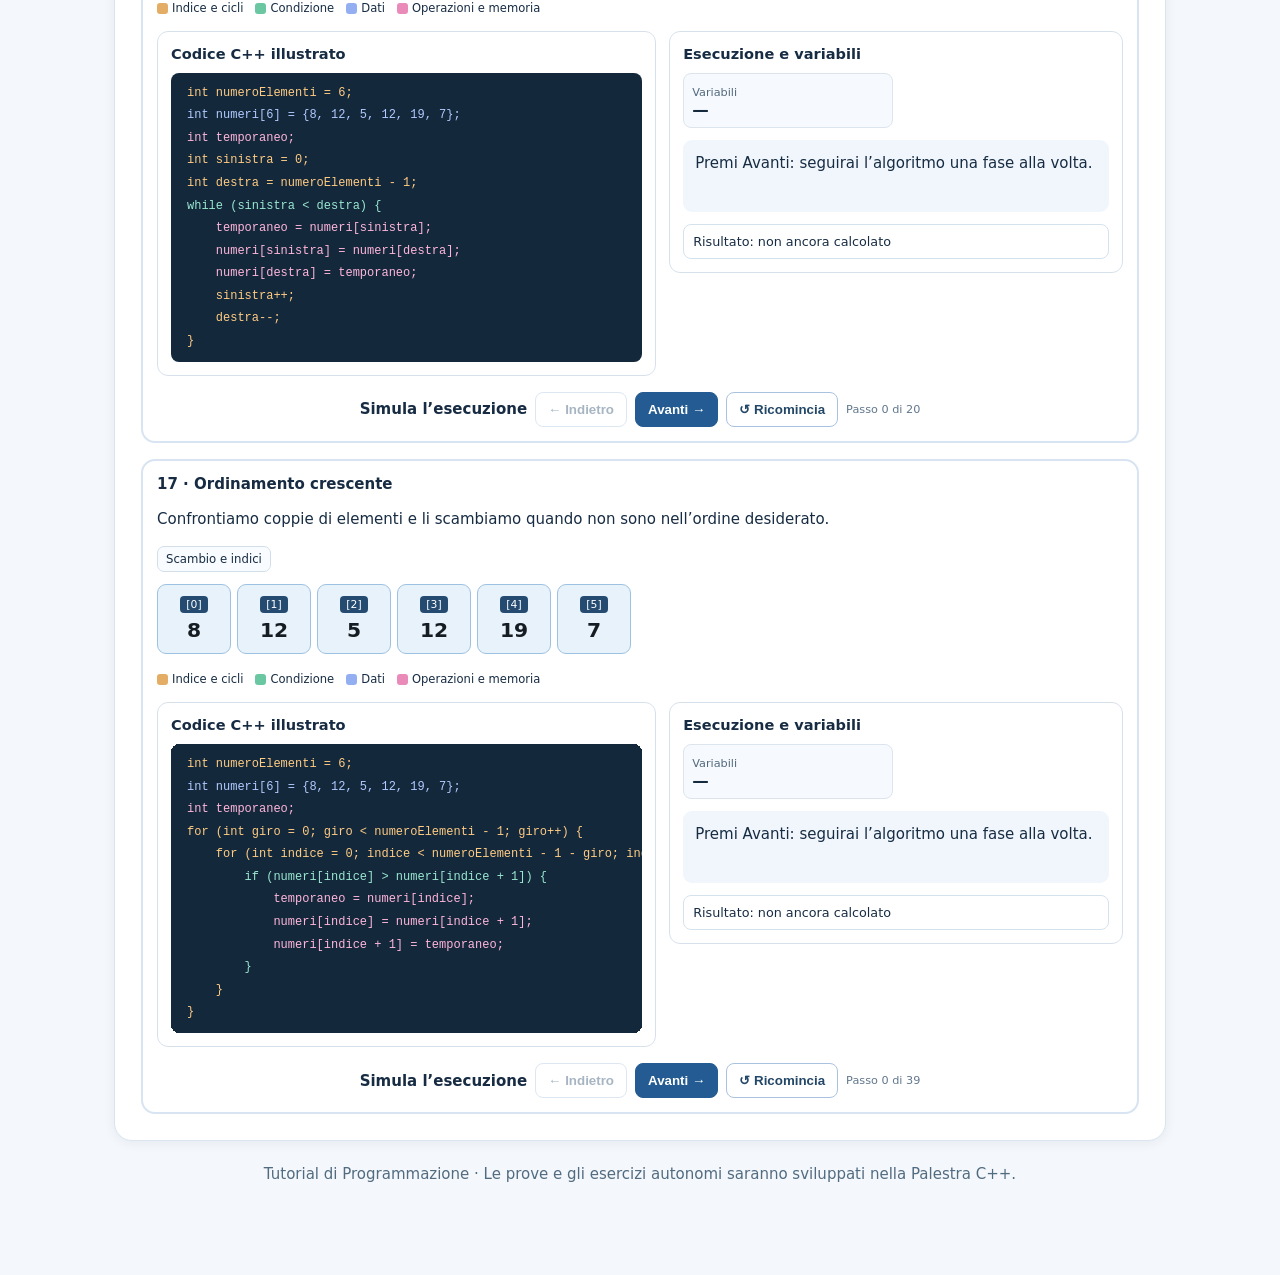
<file: tutorial-programmazione/strutture-dati/array/index.html>
<!doctype html>
<html lang="it"><head><meta charset="utf-8"><meta name="viewport" content="width=device-width,initial-scale=1"><title>Array statici in C++ · Tutorial di Programmazione</title>
<style>
:root{font-family:system-ui,-apple-system,Segoe UI,sans-serif;color:#172c43;background:#f4f7fb;font-size:15px}*{box-sizing:border-box}body{margin:0}header{background:#122944;color:#fff;padding:28px max(20px,calc((100vw - 1080px)/2))}h1{font-size:clamp(1.7rem,4vw,2.6rem);margin:8px 0}header p{color:#d3e2f2;margin:4px 0}a{color:inherit}main{max-width:1080px;margin:auto;padding:22px 14px 70px}.tag{font-size:.74rem;text-transform:uppercase;letter-spacing:.07em;font-weight:750;color:#b2dbfa}.lead{max-width:850px;line-height:1.65}nav{display:flex;flex-wrap:wrap;gap:8px;margin:18px 0 28px}nav a{border:1px solid #d4e2f0;background:white;border-radius:30px;padding:8px 13px;text-decoration:none;font-size:.85rem}.section{background:white;border:1px solid #dae5f0;border-radius:18px;padding:clamp(14px,2.5vw,26px);margin:22px 0;box-shadow:0 2px 12px #162f4810;scroll-margin-top:18px}.section h2{margin:0 0 8px;font-size:1.38rem}.section p{line-height:1.55}.level{display:inline-block;padding:4px 9px;background:#e4effb;color:#265b89;border-radius:7px;font-size:.75rem;font-weight:700;margin-bottom:10px}.level.medium{background:#fff1da;color:#785016}.level.hard{background:#f2eafa;color:#70429b}.note{border-left:4px solid #528fce;background:#f1f7fe;border-radius:6px;padding:10px 12px;margin:14px 0;line-height:1.5}.concepts{display:flex;gap:8px;flex-wrap:wrap}.pill{border:1px solid #d2dfe9;border-radius:7px;font-size:.78rem;padding:5px 8px;background:#f8fbff}.lab{border:2px solid #d8e4f1;border-radius:14px;padding:14px;margin-top:16px}.lab-title{font-weight:750;margin:0 0 12px}.array{display:flex;gap:6px;flex-wrap:wrap;margin:12px 0 18px}.cell{width:clamp(45px,11vw,74px);height:70px;background:#e7f2fa;border:1px solid #9dc1e1;border-radius:9px;display:flex;flex-direction:column;justify-content:center;align-items:center;gap:5px;transition:.2s}.cell .idx{background:#254b71;color:white;padding:2px 6px;border-radius:4px;font-size:.72rem}.cell .value{color:#151c22;font-size:1.35rem;font-weight:750}.cell.past{background:#dcefe2}.cell.active{background:#ffedbb;outline:3px solid #cd912a;outline-offset:0}.twocol{display:grid;grid-template-columns:1.1fr 1fr;gap:13px;align-items:start}.panel{border:1px solid #d7e1eb;border-radius:11px;padding:13px;min-width:0}.panel h3{font-size:.97rem;margin:0 0 11px}.code{font:12px/1.55 Consolas,Monaco,monospace;color:#e6eef6;background:#14283c;border-radius:8px;padding:9px 3px;overflow:auto}.code-line{white-space:pre;display:block;padding:2px 9px;min-width:max-content;border-left:4px solid transparent}.code-line.hl{background:#3e6387;border-left-color:#ffe17a}.code-line.count{color:#ffcc83}.code-line.check{color:#99e8d0}.code-line.input{color:#b1caff}.code-line.operation{color:#ffb6db}.code-line.output{color:#e9d1ff}.vars{display:grid;grid-template-columns:repeat(2,minmax(0,1fr));gap:7px;margin-bottom:12px}.v{border:1px solid #dce4ed;border-radius:8px;padding:8px;background:#f6f9fd}.v strong{display:block;font-size:1.1rem;color:#162a3d;overflow-wrap:anywhere}.v small{font-size:.75rem;color:#52687c}.v.change{background:#fff0ce;border-color:#ca932c}.story{background:#f0f6fc;padding:12px;border-radius:9px;line-height:1.5;min-height:72px}.controls{display:flex;flex-wrap:wrap;gap:8px;justify-content:center;align-items:center;margin-top:16px}.controls button,.action{border:1px solid #a9c2df;background:white;border-radius:8px;padding:9px 12px;font-weight:650;cursor:pointer;color:#234767}.controls button.primary,.action.primary{background:#235b92;color:white;border-color:#235b92}.controls button:disabled{opacity:.4;cursor:default}.progress{font-size:.75rem;color:#61778c}.legend{display:flex;flex-wrap:wrap;gap:12px;margin:10px 0 16px;font-size:.77rem}.dot{display:inline-block;width:11px;height:11px;border-radius:3px;margin-right:4px;vertical-align:middle}.muted{color:#5b7083}.mode{display:flex;gap:8px;flex-wrap:wrap}.mode button{padding:9px 14px;background:white;border:1px solid #bfcfdf;border-radius:9px;cursor:pointer}.mode button.chosen{background:#dcecff;border:2px solid #235b92;color:#174c7a;font-weight:750}.inputrow{display:flex;gap:10px;align-items:center;flex-wrap:wrap;margin-top:10px}.inputrow input{width:130px;padding:10px;border:1px solid #a1b8ce;border-radius:8px;font-size:1rem}.error{color:#aa2a2a;font-size:.85rem}.introcode{background:#14283c;color:#f3f8fd;padding:14px;border-radius:9px;overflow:auto;line-height:1.65}.foot{color:#516b81;text-align:center;margin:24px 0}.outcome{margin:12px 0 0;border:1px solid #d4e2ee;padding:9px;border-radius:8px;font-size:.85rem}.dim{opacity:.55}@media(max-width:730px){.twocol{grid-template-columns:1fr}.cell{height:62px}.section{padding:14px}.code{font-size:11px}}
</style></head><body>
<header><div class="tag">Tutorial di programmazione / Strutture dati</div><h1>Array statici in C++</h1><p>Dal primo elemento agli algoritmi più complessi: osserva il codice e segui l'esecuzione passo dopo passo.</p></header>
<main><p class="lead">Un <b>array statico</b> memorizza più valori dello stesso tipo in caselle individuate da un <b>indice che parte da 0</b>. Qui impariamo a visitarlo, accumulare risultati, confrontare valori e ricordare posizioni. Ogni algoritmo compare nella pagina, nell'ordine in cui conviene studiarlo.</p>
<nav aria-label="Sezioni del tutorial"><a href="#basi">1. Esplora e carica</a><a href="#base">2. Calcoli di base</a><a href="#intermedio">3. Confronti e conteggi</a><a href="#ricerche">4. Ricerche</a><a href="#approfondimento">5. Approfondimenti</a></nav>
<section class="section" id="basi"><span class="level">Fondamenti</span><h2>1. Esplora e carica un array</h2><p>La dichiarazione <code>int numeri[6];</code> riserva sei caselle di tipo <code>int</code>, con indici da <b>0</b> a <b>5</b>. Gli elementi locali non inizializzati non contengono necessariamente zero.</p><p>Per assegnare valori puoi <b>inizializzare</b> l'array nella dichiarazione oppure usare <b><code>cin</code></b> durante l'esecuzione.</p>
<div class="lab"><div class="mode"><button type="button" class="chosen" id="mode-init">Inizializzazione</button><button type="button" id="mode-cin">Caricamento con cin</button></div><pre class="introcode" id="intro-code"></pre><div class="array" id="intro-array"></div><div id="intro-help" class="note"></div><form id="cin-form" style="display:none"><label for="new-number"><b id="cin-prompt">Inserisci numeri[0]</b></label><div class="inputrow"><input type="number" id="new-number" step="1" autocomplete="off" required><button type="submit" class="action primary">Conferma valore</button><button type="button" class="action" id="cin-reset">Ricomincia</button></div><div id="cin-error" class="error" role="status"></div></form></div></section>
<section class="section" id="base"><span class="level">Livello 1 · Base</span><h2>2. Calcoli di base</h2><p>Iniziamo dagli algoritmi che visitano tutti gli elementi. <b>Indice</b> e <b>accumulatore</b> hanno ruoli diversi: uno sceglie la casella, l'altro conserva il risultato.</p><div id="basic-labs"></div></section>
<section class="section" id="intermedio"><span class="level medium">Livello 2 · Intermedio</span><h2>3. Conteggi e confronti</h2><p>Adesso aggiungiamo una condizione. Alcune variabili cambiano <em>solo quando la condizione è vera</em>; altre conservano il miglior valore trovato fino a quel momento.</p><div id="medium-labs"></div></section>
<section class="section" id="ricerche"><span class="level hard">Livello 3 · Ricerca</span><h2>4. Ricercare elementi e posizioni</h2><p>Non basta più calcolare un numero: ora occorre ricordare <b>dove</b> abbiamo trovato un elemento o verificare se esiste un valore che soddisfa una condizione.</p><div id="search-labs"></div></section>
<section class="section" id="approfondimento"><span class="level hard">Livello 4 · Approfondimento</span><h2>5. Modificare e riorganizzare gli elementi</h2><p>Queste operazioni richiedono un ragionamento ulteriore perché modificano le caselle dell'array. Sono presentate dopo gli algoritmi di visita e ricerca.</p><div id="advanced-labs"></div></section>
<p class="foot">Tutorial di Programmazione · Le prove e gli esercizi autonomi saranno sviluppati nella Palestra C++.</p></main>
<script>
(()=>{
'use strict';
const DATA=[8,12,5,12,19,7], SIZE=DATA.length, LIMIT=10;
const htmlEscape=s=>String(s).replace(/&/g,'&amp;').replace(/</g,'&lt;').replace(/>/g,'&gt;').replace(/"/g,'&quot;');
const $=id=>document.getElementById(id);
const initCode=`int numeroElementi = 6;\nint numeri[6] = {8, 12, 5, 12, 19, 7};`;
const cinCode=`int numeroElementi = 6;\nint numeri[6];\n\nfor (int indice = 0; indice < numeroElementi; indice++) {\n    cin >> numeri[indice];\n}`;
let inputMode='init', entered=[];
function cells(values, active=-1, visited=[], blanks=false){return values.map((v,i)=>`<div class="cell ${i===active?'active':visited.includes(i)?'past':''}"><span class="idx">[${i}]</span><span class="value">${blanks&&!visited.includes(i)?'?':htmlEscape(v)}</span></div>`).join('');}
function drawIntro(){ $('mode-init').classList.toggle('chosen',inputMode==='init'); $('mode-cin').classList.toggle('chosen',inputMode==='cin');$('intro-code').textContent=inputMode==='init'?initCode:cinCode;
$('intro-array').innerHTML=inputMode==='init'?cells(DATA):cells(DATA,entered.length<6?entered.length:-1,entered.map((_,i)=>i),true).replace(/<span class="value">[^<]*<\/span>/g,(m)=>m);
if(inputMode==='cin')$('intro-array').innerHTML=DATA.map((_,i)=>`<div class="cell ${i===entered.length?'active':i<entered.length?'past':''}"><span class="idx">[${i}]</span><span class="value">${i<entered.length?entered[i]:'?'}</span></div>`).join('');
$('cin-form').style.display=inputMode==='cin'&&entered.length<6?'block':'none';$('intro-help').textContent=inputMode==='init'?'Tutti i sei valori sono noti già nella dichiarazione. Questa modalità è utile per studiare gli algoritmi.':entered.length===6?'Tutte le sei caselle sono state caricate tramite cin.':'Il programma attende un numero per la casella evidenziata. Le caselle successive non hanno ancora un valore inserito.';
$('cin-prompt').textContent=`Inserisci numeri[${entered.length}]`;
}
$('mode-init').onclick=()=>{inputMode='init';drawIntro()};$('mode-cin').onclick=()=>{inputMode='cin';drawIntro()};$('cin-reset').onclick=()=>{entered=[];$('new-number').value='';$('cin-error').textContent='';drawIntro()};
$('cin-form').addEventListener('submit',e=>{e.preventDefault();const t=$('new-number').value.trim(),v=Number(t);if(t===''||!Number.isSafeInteger(v)){$('cin-error').textContent='Inserisci un numero intero valido.';return;}if(entered.length<6)entered.push(v);$('new-number').value='';$('cin-error').textContent='';drawIntro();$('new-number').focus();});drawIntro();
const defs=[
{key:'stampa',place:'basic',title:'1 · Visita e stampa',desc:'Visita ogni elemento e lo visualizza: il primo passo per comprendere un ciclo con indice.',kind:'print'},
{key:'somma',place:'basic',title:'2 · Somma',desc:'Conserva il totale dei valori già visitati in una variabile accumulatrice.',kind:'sum'},
{key:'media',place:'basic',title:'3 · Media',desc:'Prima calcola la somma, poi la divide per il numero degli elementi utilizzando * 1.0.',kind:'avg'},
{key:'uguali',place:'medium',title:'4 · Conteggio dei valori uguali',desc:'Il contatore delle occorrenze aumenta soltanto quando il confronto è vero.',kind:'count',compare:'=='},
{key:'minori',place:'medium',title:'5 · Conteggio dei valori minori',desc:'Conta quanti elementi sono inferiori al numero di riferimento.',kind:'count',compare:'<'},
{key:'maggiori',place:'medium',title:'6 · Conteggio dei valori maggiori',desc:'Conta quanti elementi superano il numero di riferimento.',kind:'count',compare:'>'},
{key:'massimo',place:'medium',title:'7 · Massimo',desc:'Il massimo provvisorio viene sostituito solo quando troviamo un numero più grande.',kind:'extreme',compare:'>'},
{key:'minimo',place:'medium',title:'8 · Minimo',desc:'Il minimo provvisorio viene sostituito solo quando troviamo un numero più piccolo.',kind:'extreme',compare:'<'},
{key:'posmax',place:'search',title:'9 · Posizione del massimo',desc:'Oltre al valore maggiore, ricordiamo l’indice della casella in cui è stato individuato.',kind:'position',compare:'>'},
{key:'posmin',place:'search',title:'10 · Posizione del minimo',desc:'Applichiamo lo stesso metodo per trovare la posizione del minimo.',kind:'position',compare:'<'},
{key:'ricerca',place:'search',title:'11 · Ricerca sequenziale',desc:'Controlliamo gli elementi uno per volta fino al primo valore cercato. Il ciclo può terminare prima della fine.',kind:'find'},
{key:'tutte',place:'search',title:'12 · Tutte le occorrenze',desc:'La ricerca non si ferma al primo risultato: visita tutte le celle e visualizza ogni posizione trovata.',kind:'findall'},
{key:'proprieta',place:'search',title:'13 · Tutti gli elementi rispettano una condizione?',desc:'Verifica se tutti i numeri sono positivi, usando una variabile booleana.',kind:'allpositive'},
{key:'inverso',place:'advanced',title:'14 · Stampa dall’ultimo al primo',desc:'La visita procede in senso inverso, senza modificare gli elementi.',kind:'reverseprint'},
{key:'scambio',place:'advanced',title:'15 · Scambio di due elementi',desc:'Una variabile temporanea permette di non perdere il primo valore durante lo scambio.',kind:'swap'},
{key:'inverti',place:'advanced',title:'16 · Inversione dell’array',desc:'Scambiamo le caselle esterne e avviciniamo progressivamente due indici.',kind:'reverse'},
{key:'ordina',place:'advanced',title:'17 · Ordinamento crescente',desc:'Confrontiamo coppie di elementi e li scambiamo quando non sono nell’ordine desiderato.',kind:'sort'}
];
function makeCode(d,target){let s=[], add=(x,type='')=>{s.push({text:x,type});return s.length-1;};
add('int numeroElementi = 6;','count');add('int numeri[6] = {8, 12, 5, 12, 19, 7};','input');
const k=d.kind, cmp=d.compare||'==';
if(['sum','avg','count'].includes(k))add(`int ${k==='count'?'conteggio':'somma'} = 0;`,'operation');
if(k==='count')add(`int riferimento = ${target};`,'check');
if(['extreme','position'].includes(k))add(`int ${cmp==='>'?'massimo':'minimo'} = numeri[0];`,'operation');
if(k==='position')add('int posizione = 0;','operation');
if(['find','findall'].includes(k))add(`int cercato = ${target};`,'check');
if(k==='find') {add('bool trovato = false;','operation');add('int posizione = -1;','operation');}
if(k==='allpositive')add('bool tuttiPositivi = true;','operation');
if(k==='swap')add('int temporaneo;','operation');
if(k==='reverse')add('int temporaneo;','operation');
if(k==='reverse')add('int sinistra = 0;','count');
if(k==='reverse')add('int destra = numeroElementi - 1;','count');
if(k==='sort')add('int temporaneo;','operation');
if(k==='reverse')add('while (sinistra < destra) {','check');
else if(k==='sort'){add('for (int giro = 0; giro < numeroElementi - 1; giro++) {','count');add('    for (int indice = 0; indice < numeroElementi - 1 - giro; indice++) {','count');}
else if(k==='swap')add('// Scambiamo numeri[1] e numeri[4].','check');
else if(k==='reverseprint')add('for (int indice = numeroElementi - 1; indice >= 0; indice--) {','count');
else if(k==='find')add('for (int indice = 0; indice < numeroElementi && !trovato; indice++) {','count');
else add('for (int indice = 0; indice < numeroElementi; indice++) {','count');
const pad=k==='sort'?'        ':k==='swap'?'':'    ';
if(k==='print'||k==='reverseprint')add(pad+'cout << numeri[indice] << " ";','output');
if(k==='sum'||k==='avg')add(pad+'somma = somma + numeri[indice];','operation');
if(k==='count'){add(pad+`if (numeri[indice] ${cmp} riferimento) {`,'check');add(pad+'    conteggio++;','operation');add(pad+'}','check');}
if(k==='extreme'||k==='position'){let v=cmp==='>'?'massimo':'minimo';add(pad+`if (numeri[indice] ${cmp} ${v}) {`,'check');add(pad+`    ${v} = numeri[indice];`,'operation');if(k==='position')add(pad+'    posizione = indice;','operation');add(pad+'}','check');}
if(k==='find'||k==='findall'){add(pad+'if (numeri[indice] == cercato) {','check');if(k==='find'){add(pad+'    trovato = true;','operation');add(pad+'    posizione = indice;','operation');}else add(pad+'    cout << indice << " ";','output');add(pad+'}','check');}
if(k==='allpositive'){add(pad+'if (numeri[indice] <= 0) {','check');add(pad+'    tuttiPositivi = false;','operation');add(pad+'}','check');}
if(k==='swap'){add('temporaneo = numeri[1];','operation');add('numeri[1] = numeri[4];','operation');add('numeri[4] = temporaneo;','operation');}
if(k==='reverse'){add('    temporaneo = numeri[sinistra];','operation');add('    numeri[sinistra] = numeri[destra];','operation');add('    numeri[destra] = temporaneo;','operation');add('    sinistra++;','count');add('    destra--;','count');}
if(k==='sort'){add('        if (numeri[indice] > numeri[indice + 1]) {','check');add('            temporaneo = numeri[indice];','operation');add('            numeri[indice] = numeri[indice + 1];','operation');add('            numeri[indice + 1] = temporaneo;','operation');add('        }','check');}
if(k==='sort'){add('    }','count');add('}','count');}else if(k!=='swap')add('}','count');
if(k==='avg')add('double media = somma * 1.0 / numeroElementi;','operation');
if(k==='sum'||k==='avg'||k==='count'||k==='extreme'||k==='position'||k==='find'||k==='allpositive')add(`cout << ${k==='avg'?'media':k==='sum'?'somma':k==='count'?'conteggio':k==='extreme'?cmp==='>'?'massimo':'minimo':k==='position'?'posizione':k==='find'?'trovato':'tuttiPositivi'};`,'output');
return s;}
function generate(d,target){let arr=[...DATA],events=[],vars={},seen=[],results=[],k=d.kind,cmp=d.compare||'==',lines=makeCode(d,target),line=text=>lines.findIndex(x=>x.text.trim()===text.trim()),last=null;
function push(kind,msg,position,activeLine, extra={}){let entry={kind,msg,position,line:activeLine,vars:{...vars},data:[...arr],seen:[...seen],results:[...results],...extra};events.push(entry);}
const put=(i)=>{vars.indice=i;seen.push(i);};
const initVar=(name,value)=>{vars[name]=value;push('init',`Inizializzo ${name} = ${value}.`,-1,line(`int ${name} = ${value};`));};
if(['sum','avg'].includes(k))initVar('somma',0);
if(k==='count')initVar('conteggio',0);
if(['extreme','position'].includes(k)){let v=cmp==='>'?'massimo':'minimo';vars[v]=arr[0];push('init',`Il primo elemento, ${arr[0]}, è il ${v} provvisorio.` ,0,line(`int ${v} = numeri[0];`));if(k==='position'){vars.posizione=0;push('init','Memorizzo anche la posizione iniziale 0.',0,line('int posizione = 0;'));}}
if(k==='find'){vars.trovato='false';vars.posizione=-1;push('init','Non ho ancora trovato il numero: trovato = false e posizione = -1.',-1,line('bool trovato = false;'));}
if(k==='allpositive'){vars.tuttiPositivi='true';push('init','Suppongo inizialmente che tutti i numeri siano positivi.',-1,line('bool tuttiPositivi = true;'));}
if(k==='swap'){
vars.temporaneo='—';
let procedures=[{a:1,b:4}];const a=1,b=4;
vars.temporaneo=arr[a];push('update',`Salvo ${arr[a]} nella variabile temporaneo.`,a,line('temporaneo = numeri[1];'));
arr[a]=arr[b];push('update',`Copio il valore ${arr[a]} nella casella [1].`,a,line('numeri[1] = numeri[4];'));
arr[b]=vars.temporaneo;push('update',`Completo lo scambio copiando temporaneo nella casella [4].`,b,line('numeri[4] = temporaneo;'));
results=['Array dopo lo scambio: '+arr.join(', ')];push('result','Lo scambio è terminato.',-1,-1);return events;
}
if(k==='reverse'){
let sinistra=0,destra=arr.length-1;vars.sinistra=0;vars.destra=destra;
while(sinistra<destra){push('check',`${sinistra} < ${destra} è vero: scambio due caselle.`,sinistra,line('while (sinistra < destra) {'));vars.temporaneo=arr[sinistra];push('update',`Salvo ${arr[sinistra]} in temporaneo.`,sinistra,line('    temporaneo = numeri[sinistra];'));arr[sinistra]=arr[destra];push('update',`Copio ${arr[sinistra]} nella casella [${sinistra}].`,sinistra,line('    numeri[sinistra] = numeri[destra];'));arr[destra]=vars.temporaneo;push('update',`Copio temporaneo nella casella [${destra}].`,destra,line('    numeri[destra] = temporaneo;'));sinistra++;vars.sinistra=sinistra;push('count',`sinistra diventa ${sinistra}.`,sinistra,line('    sinistra++;'));destra--;vars.destra=destra;push('count',`destra diventa ${destra}.`,destra,line('    destra--;'));}
push('check',`${sinistra} < ${destra} è falso: termino il ciclo.`, -1,line('while (sinistra < destra) {'));results=['Array invertito: '+arr.join(', ')];push('result','L’inversione è terminata.',-1,-1);return events;}
if(k==='sort'){
for(let giro=0;giro<SIZE-1;giro++){vars.giro=giro;push('count',`Inizia il giro ${giro+1}.`,-1,line('for (int giro = 0; giro < numeroElementi - 1; giro++) {'));
for(let i=0;i<SIZE-1-giro;i++){vars.indice=i;let j=i+1;push('check',`Confronto le caselle [${i}] e [${j}]: ${arr[i]} > ${arr[j]}?`,i,line('        if (numeri[indice] > numeri[indice + 1]) {'),{secondary:j});if(arr[i]>arr[j]){vars.temporaneo=arr[i];push('update',`Salvo ${arr[i]} in temporaneo.`,i,line('            temporaneo = numeri[indice];'));arr[i]=arr[j];push('update',`Sposto ${arr[i]} nella casella [${i}].`,i,line('            numeri[indice] = numeri[indice + 1];'));arr[j]=vars.temporaneo;push('update',`Completo lo scambio nella casella [${j}].`,j,line('            numeri[indice + 1] = temporaneo;'));}}}
results=['Array ordinato: '+arr.join(', ')];push('result','L’ordinamento crescente è completato.',-1,-1);return events;}
for(let i=k==='reverseprint'?SIZE-1:0;k==='reverseprint'?i>=0:i<SIZE;i+=k==='reverseprint'?-1:1){
if(k==='find'&&vars.trovato==='true')break;
put(i);push('visit',`Visito la casella [${i}], che contiene ${arr[i]}.`,i,line(k==='reverseprint'?'for (int indice = numeroElementi - 1; indice >= 0; indice--) {':k==='find'?'for (int indice = 0; indice < numeroElementi && !trovato; indice++) {':'for (int indice = 0; indice < numeroElementi; indice++) {'));
if(k==='print'||k==='reverseprint'){results.push(arr[i]);push('output',`Visualizzo ${arr[i]}.`,i,line('    cout << numeri[indice] << " ";'));}
if(k==='sum'||k==='avg'){let prev=vars.somma;vars.somma+=arr[i];push('update',`somma = ${prev} + ${arr[i]} = ${vars.somma}.`,i,line('    somma = somma + numeri[indice];'));}
if(k==='count'){let ok=cmp==='=='?arr[i]===target:cmp==='<'?arr[i]<target:arr[i]>target;push('check',`${arr[i]} ${cmp} ${target} è ${ok?'VERO':'FALSO'}.`,i,line(`    if (numeri[indice] ${cmp} riferimento) {`));if(ok){vars.conteggio++;push('update',`La condizione è vera: conteggio diventa ${vars.conteggio}.`,i,line('        conteggio++;'));}}
if(k==='extreme'||k==='position'){let v=cmp==='>'?'massimo':'minimo';let ok=cmp==='>'?arr[i]>vars[v]:arr[i]<vars[v];push('check',`${arr[i]} ${cmp} ${vars[v]} è ${ok?'VERO':'FALSO'}.`,i,line(`    if (numeri[indice] ${cmp} ${v}) {`));if(ok){vars[v]=arr[i];push('update',`Aggiorno ${v} = ${arr[i]}.`,i,line(`        ${v} = numeri[indice];`));if(k==='position'){vars.posizione=i;push('update',`Memorizzo anche la posizione ${i}.`,i,line('        posizione = indice;'));}}}
if(k==='find'||k==='findall'){let ok=arr[i]===target;push('check',`${arr[i]} == ${target} è ${ok?'VERO':'FALSO'}.`,i,line('    if (numeri[indice] == cercato) {'));if(ok){if(k==='find'){vars.trovato='true';push('update',`Ho trovato ${target}: trovato diventa true.`,i,line('        trovato = true;'));vars.posizione=i;push('update',`Memorizzo la posizione ${i} e la ricerca termina.`,i,line('        posizione = indice;'));}else{results.push(i);push('output',`Il valore compare nella posizione ${i}. Continuo la visita.`,i,line('        cout << indice << " ";'));}}}
if(k==='allpositive'){let ok=arr[i]<=0;push('check',`${arr[i]} <= 0 è ${ok?'VERO':'FALSO'}.`,i,line('    if (numeri[indice] <= 0) {'));if(ok){vars.tuttiPositivi='false';push('update','Non sono tutti positivi: tuttiPositivi = false.',i,line('        tuttiPositivi = false;'));}}
}
if(k==='avg'){vars.media=vars.somma*1.0/SIZE;push('update',`media = ${vars.somma} * 1.0 / ${SIZE} = ${vars.media}.`,-1,line('double media = somma * 1.0 / numeroElementi;'));}
if(k==='sum')results=[`Somma: ${vars.somma}`];
if(k==='avg')results=[`Media: ${vars.media}`];
if(k==='count')results=[`Occorrenze (${cmp} ${target}): ${vars.conteggio}`];
if(k==='extreme')results=[`${cmp==='>'?'Massimo':'Minimo'}: ${vars[cmp==='>'?'massimo':'minimo']}`];
if(k==='position')results=[`Posizione del ${cmp==='>'?'massimo':'minimo'}: ${vars.posizione}`];
if(k==='find')results=[vars.trovato==='true'?`Trovato nella posizione ${vars.posizione}`:'Valore non trovato'];
if(k==='findall')results=[results.length?`Posizioni: ${results.join(', ')}`:'Nessuna occorrenza'];
if(k==='allpositive')results=[vars.tuttiPositivi==='true'?'Tutti positivi: vero':'Tutti positivi: falso'];
push('result',results.join(' · ')||'Visita completata.',-1,-1);return events;
}
const controllers=new Map();
function insert(d){const lab=document.createElement('div');lab.className='lab';lab.id='alg-'+d.key;lab.innerHTML=`<div class="lab-title">${htmlEscape(d.title)}</div><p>${htmlEscape(d.desc)}</p><div class="concepts"><span class="pill">${d.kind==='count'?'Condizione + contatore':d.kind==='find'?'Ricerca con arresto':d.kind==='reverse'||d.kind==='sort'?'Scambio e indici':'Visita dell’array'}</span></div>${['count','find','findall'].includes(d.kind)?`<div class="inputrow"><label for="ref-${d.key}">Numero ${d.kind==='count'?'di riferimento':'da cercare'}:</label><input type="number" id="ref-${d.key}" value="12" step="1"></div>`:''}<div class="array" data-part="array"></div><div class="legend"><span><i class="dot" style="background:#e3ad65"></i>Indice e cicli</span><span><i class="dot" style="background:#6ac7a2"></i>Condizione</span><span><i class="dot" style="background:#94aff1"></i>Dati</span><span><i class="dot" style="background:#e98ab8"></i>Operazioni e memoria</span></div><div class="twocol"><div class="panel"><h3>Codice C++ illustrato</h3><div class="code" data-part="code"></div></div><div class="panel"><h3>Esecuzione e variabili</h3><div class="vars" data-part="vars"></div><div class="story" data-part="story" aria-live="polite"></div><div class="outcome" data-part="outcome">Risultato: non ancora calcolato</div></div></div><div class="controls"><b>Simula l’esecuzione</b><button type="button" data-action="back">← Indietro</button><button type="button" data-action="next" class="primary">Avanti →</button><button type="button" data-action="reset">↺ Ricomincia</button><span class="progress" data-part="progress"></span></div>`;
$(d.place==='basic'?'basic-labs':d.place==='medium'?'medium-labs':d.place==='search'?'search-labs':'advanced-labs').appendChild(lab);
let step=0,target=12,events=[],code=[];const part=s=>lab.querySelector(`[data-part="${s}"]`);
function recalc(){let inp=lab.querySelector('input[type=number]');target=inp?Number(inp.value):12;if(!Number.isSafeInteger(target))target=12;code=makeCode(d,target);events=generate(d,target);step=0;draw();}
function draw(){const entry=events[step-1],view=entry?entry.data:DATA,current=entry?entry.position:-1,seen=entry?entry.seen:[];part('array').innerHTML=cells(view,current,seen);let vars=entry?entry.vars:{};let previous=step>=2?events[step-2].vars:{};
part('vars').innerHTML=Object.keys(vars).map(k=>`<div class="v ${vars[k]!==previous[k]?'change':''}"><small>${htmlEscape(k)}</small><strong>${htmlEscape(vars[k])}</strong></div>`).join('')||'<div class="v"><small>Variabili</small><strong>—</strong></div>';
part('story').textContent=entry?entry.msg:'Premi Avanti: seguirai l’algoritmo una fase alla volta.';
part('code').innerHTML=code.map((c,i)=>`<span class="code-line ${c.type} ${entry&&i===entry.line?'hl':''}">${htmlEscape(c.text)}</span>`).join('');
part('outcome').textContent=entry&&entry.results.length?'Risultati in corso: '+entry.results.join(' · '):'Risultato: non ancora calcolato';part('progress').textContent=`Passo ${step} di ${events.length}`;
lab.querySelector('[data-action="back"]').disabled=step===0;lab.querySelector('[data-action="next"]').disabled=step>=events.length;}
lab.querySelector('[data-action="back"]').onclick=()=>{step=Math.max(0,step-1);draw()};lab.querySelector('[data-action="next"]').onclick=()=>{step=Math.min(events.length,step+1);draw()};lab.querySelector('[data-action="reset"]').onclick=()=>{step=0;draw()};const inp=lab.querySelector('input[type=number]');if(inp)inp.addEventListener('change',recalc);recalc();controllers.set(d.key,{reset:recalc});}
defs.forEach(insert);
})();
</script></body></html>
</file>
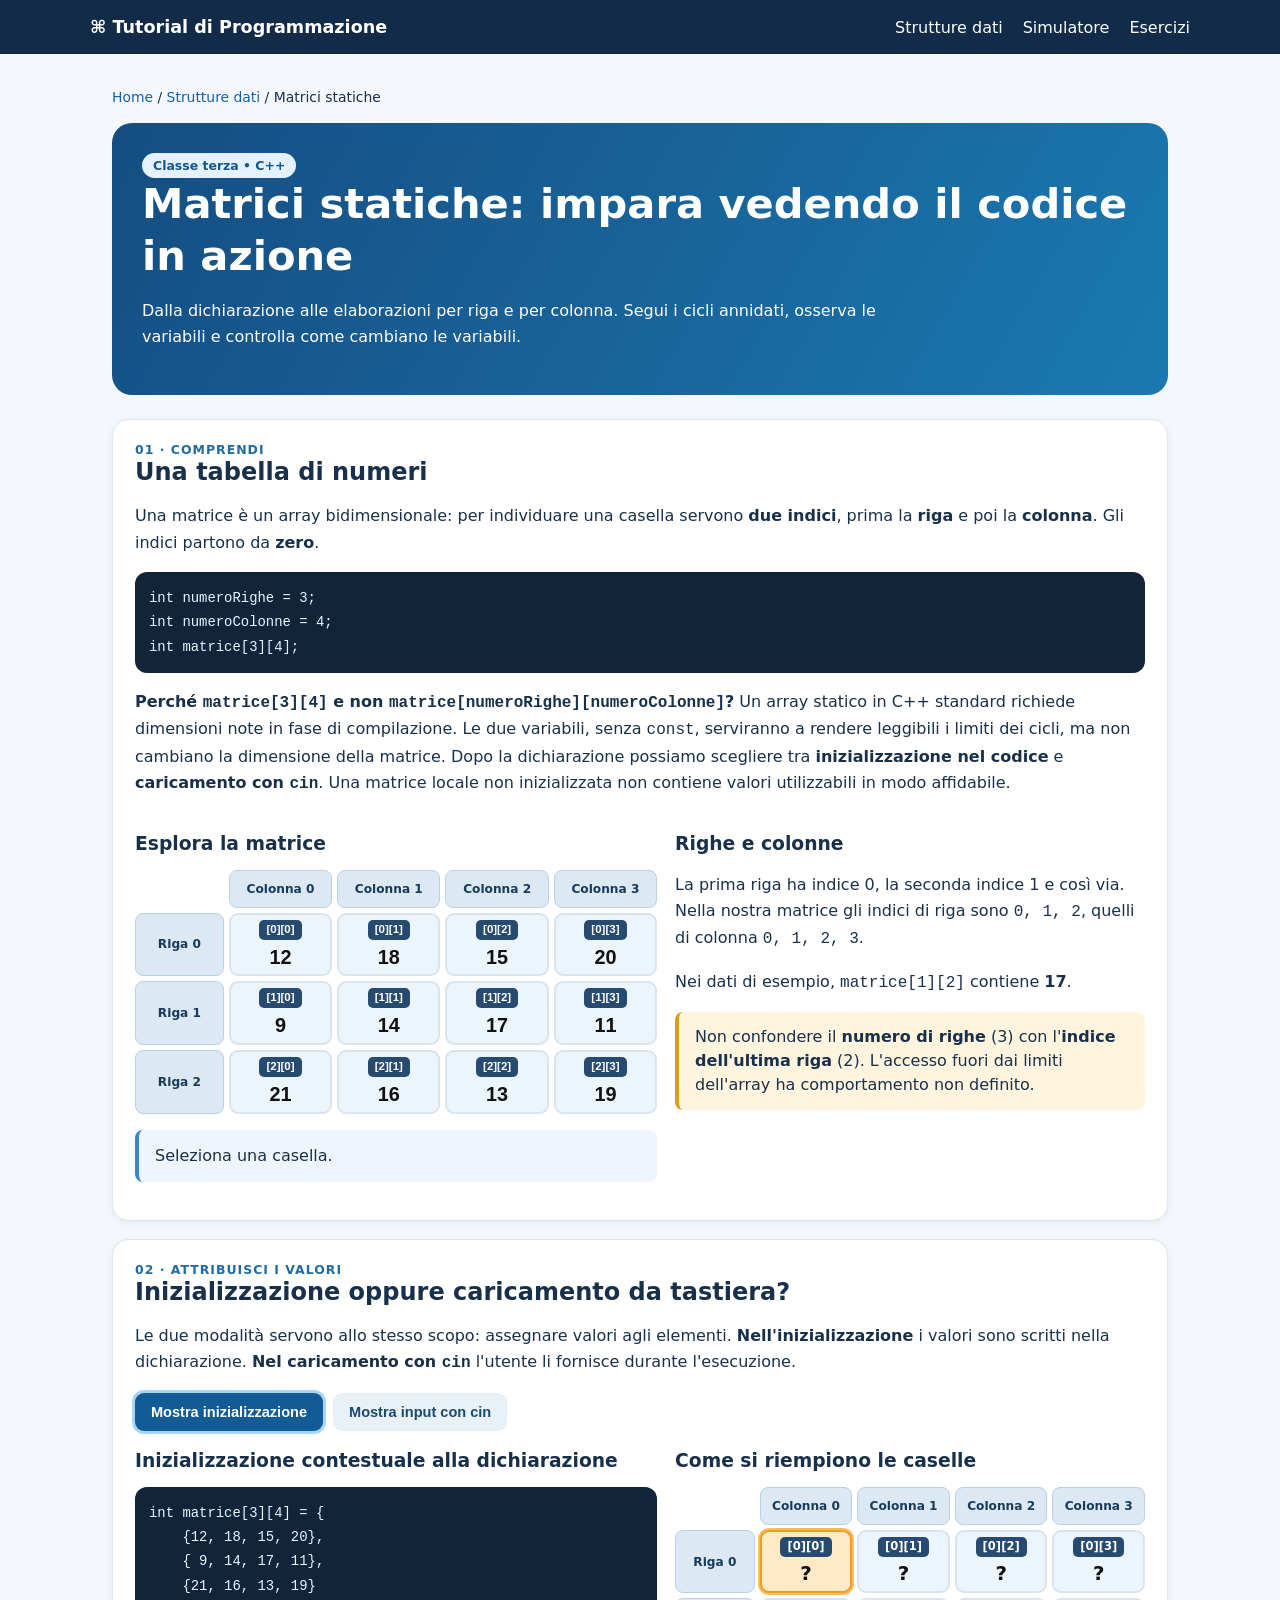
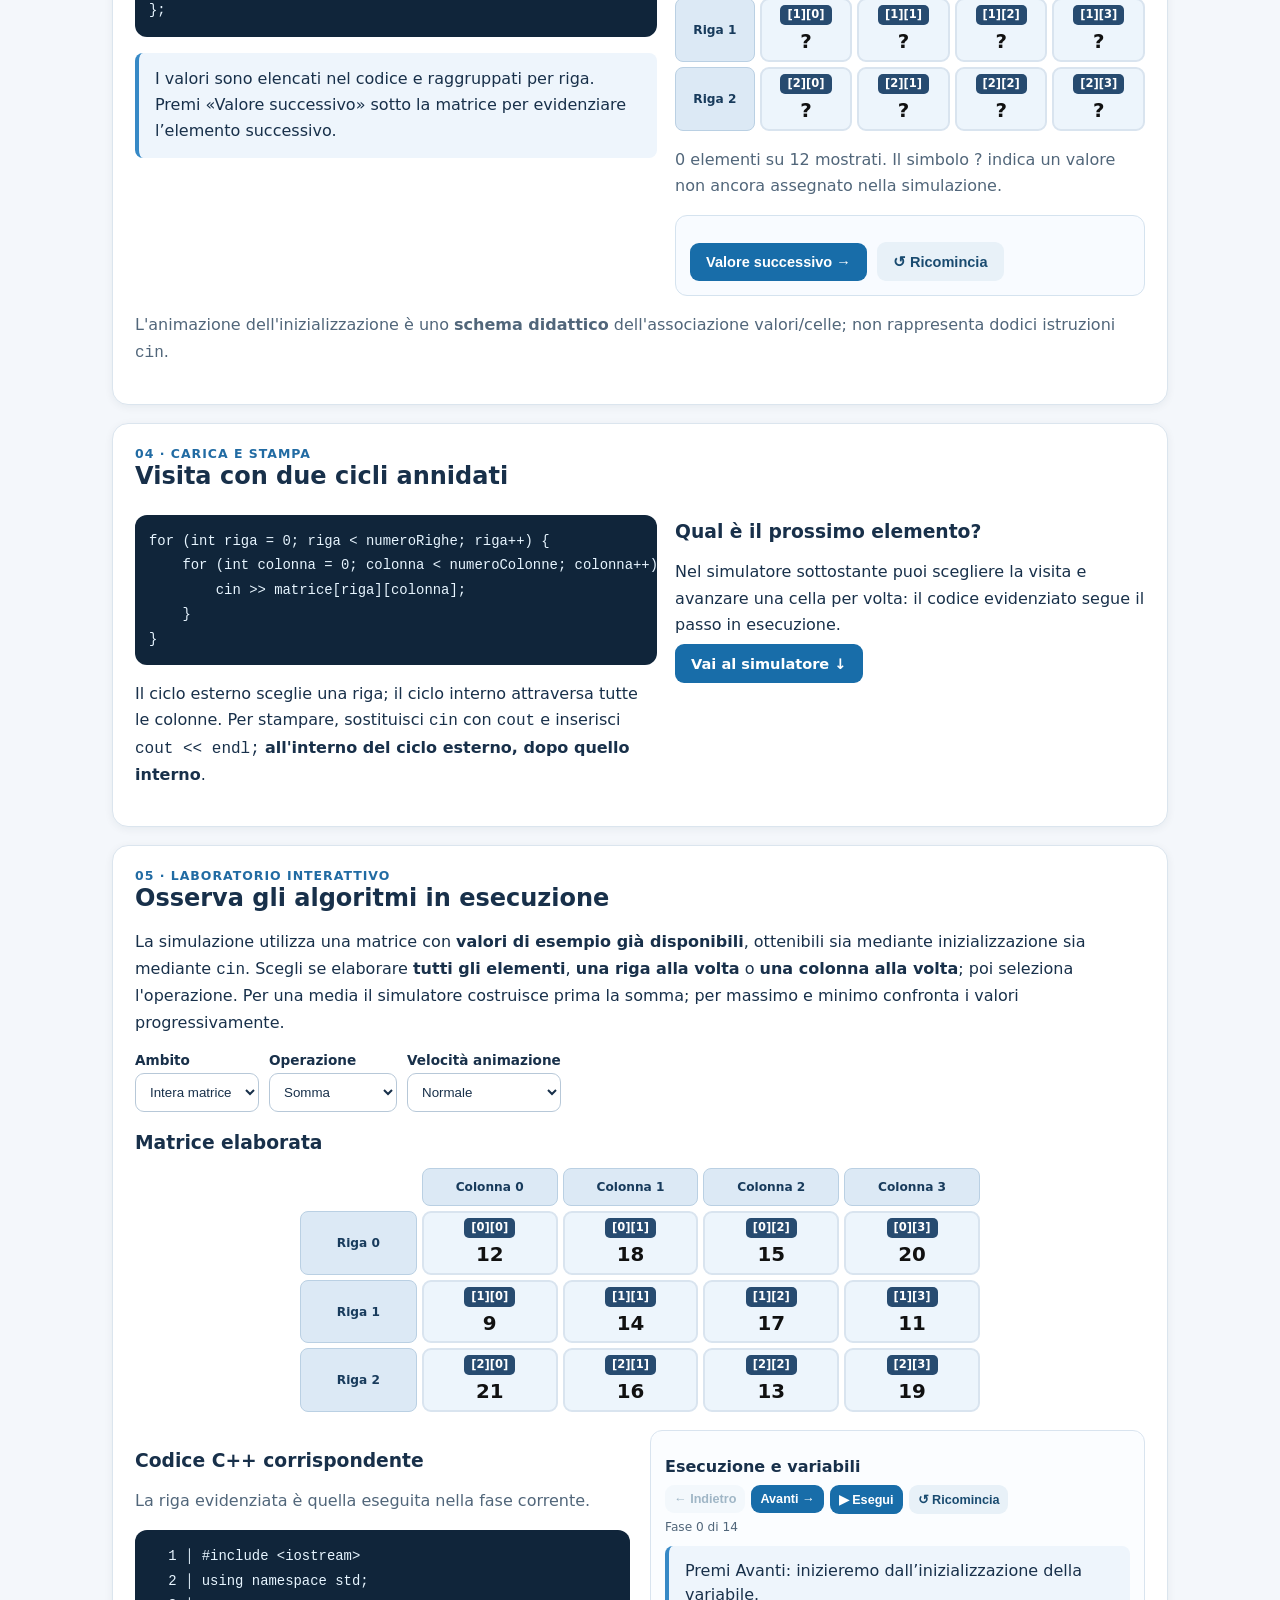
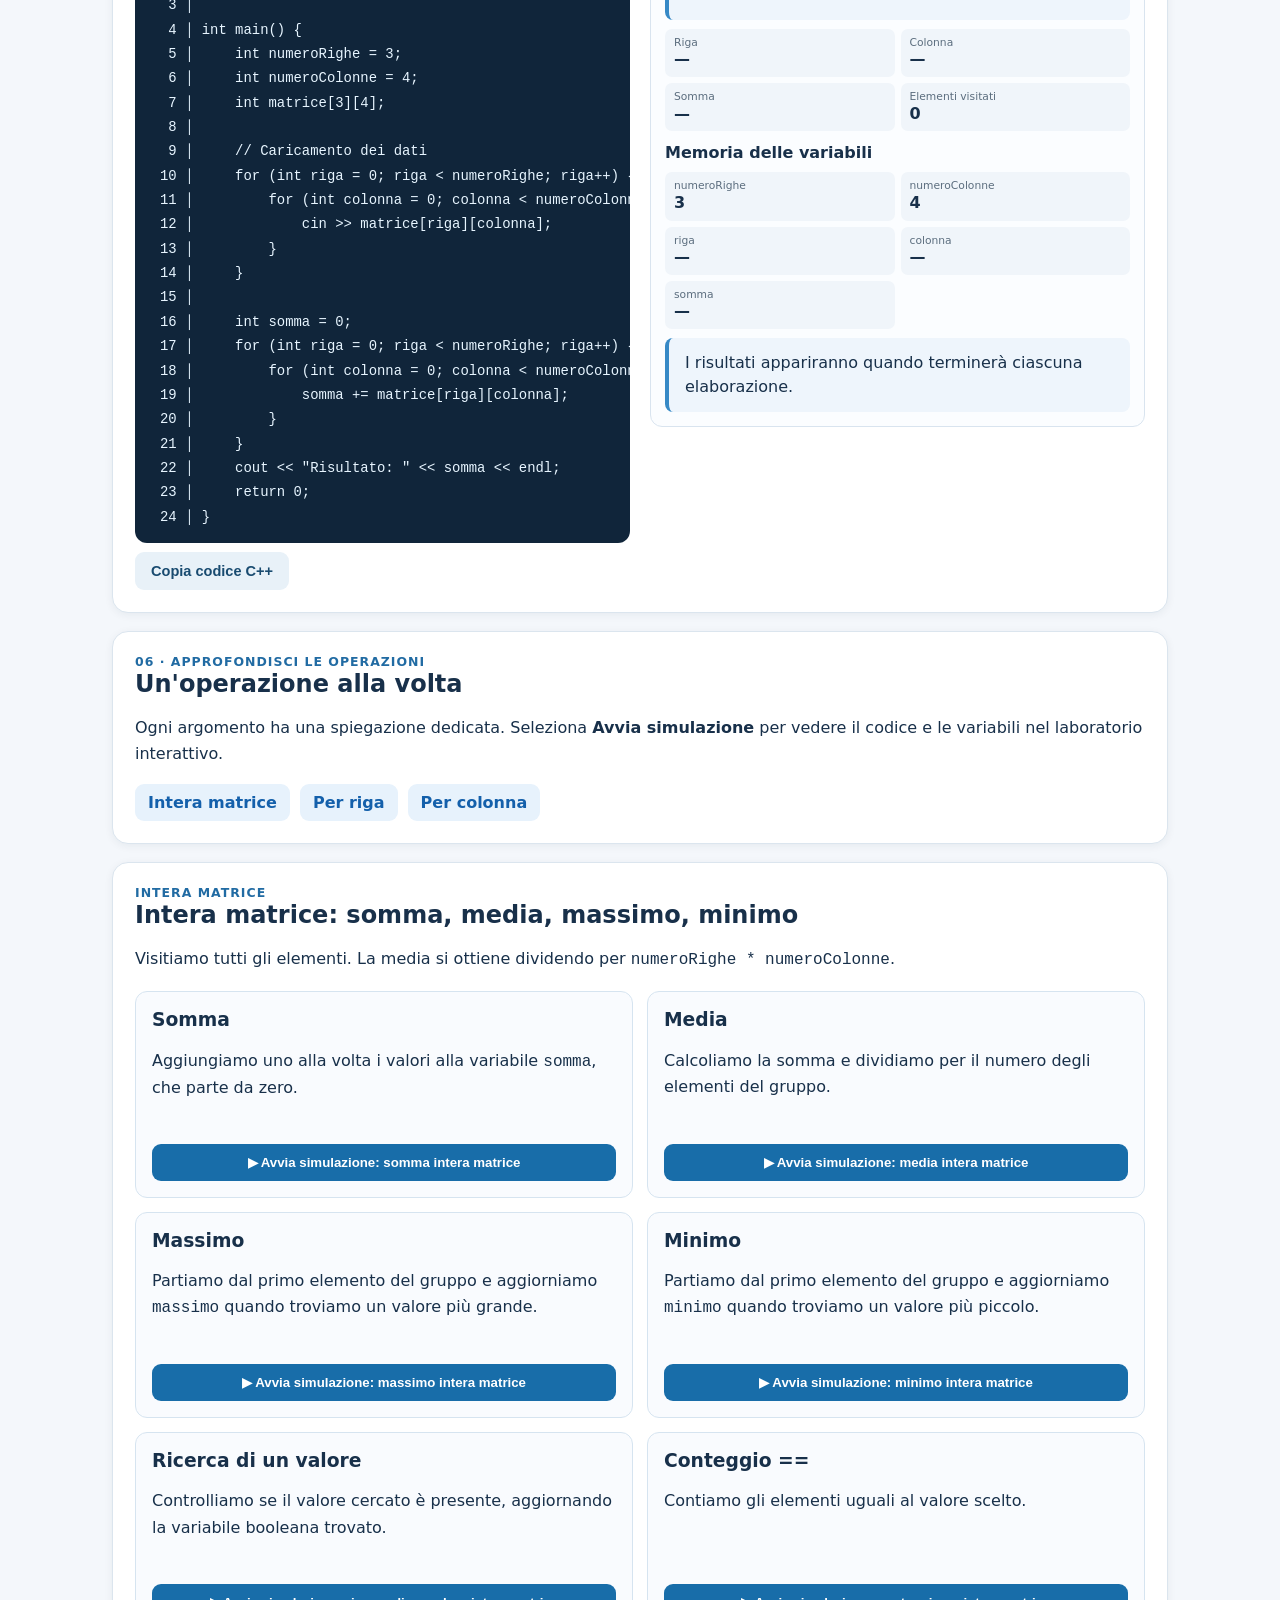
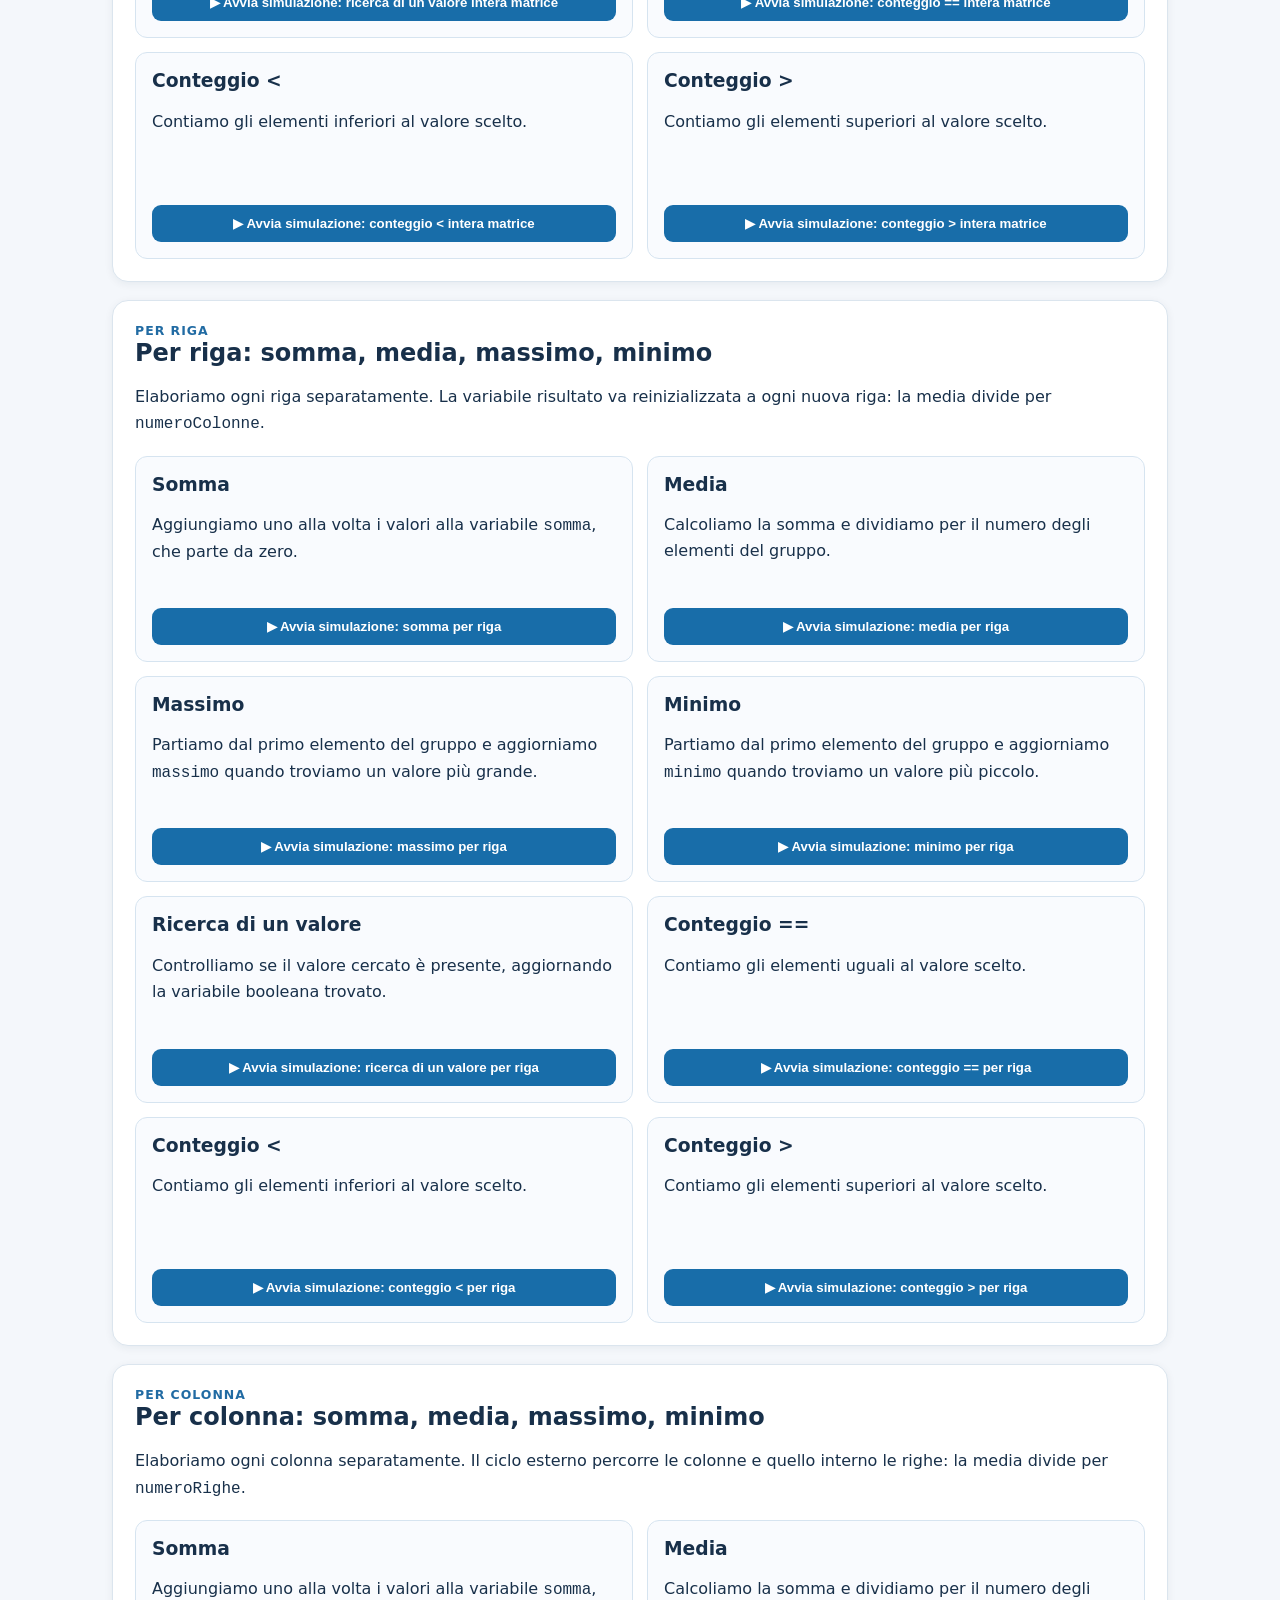
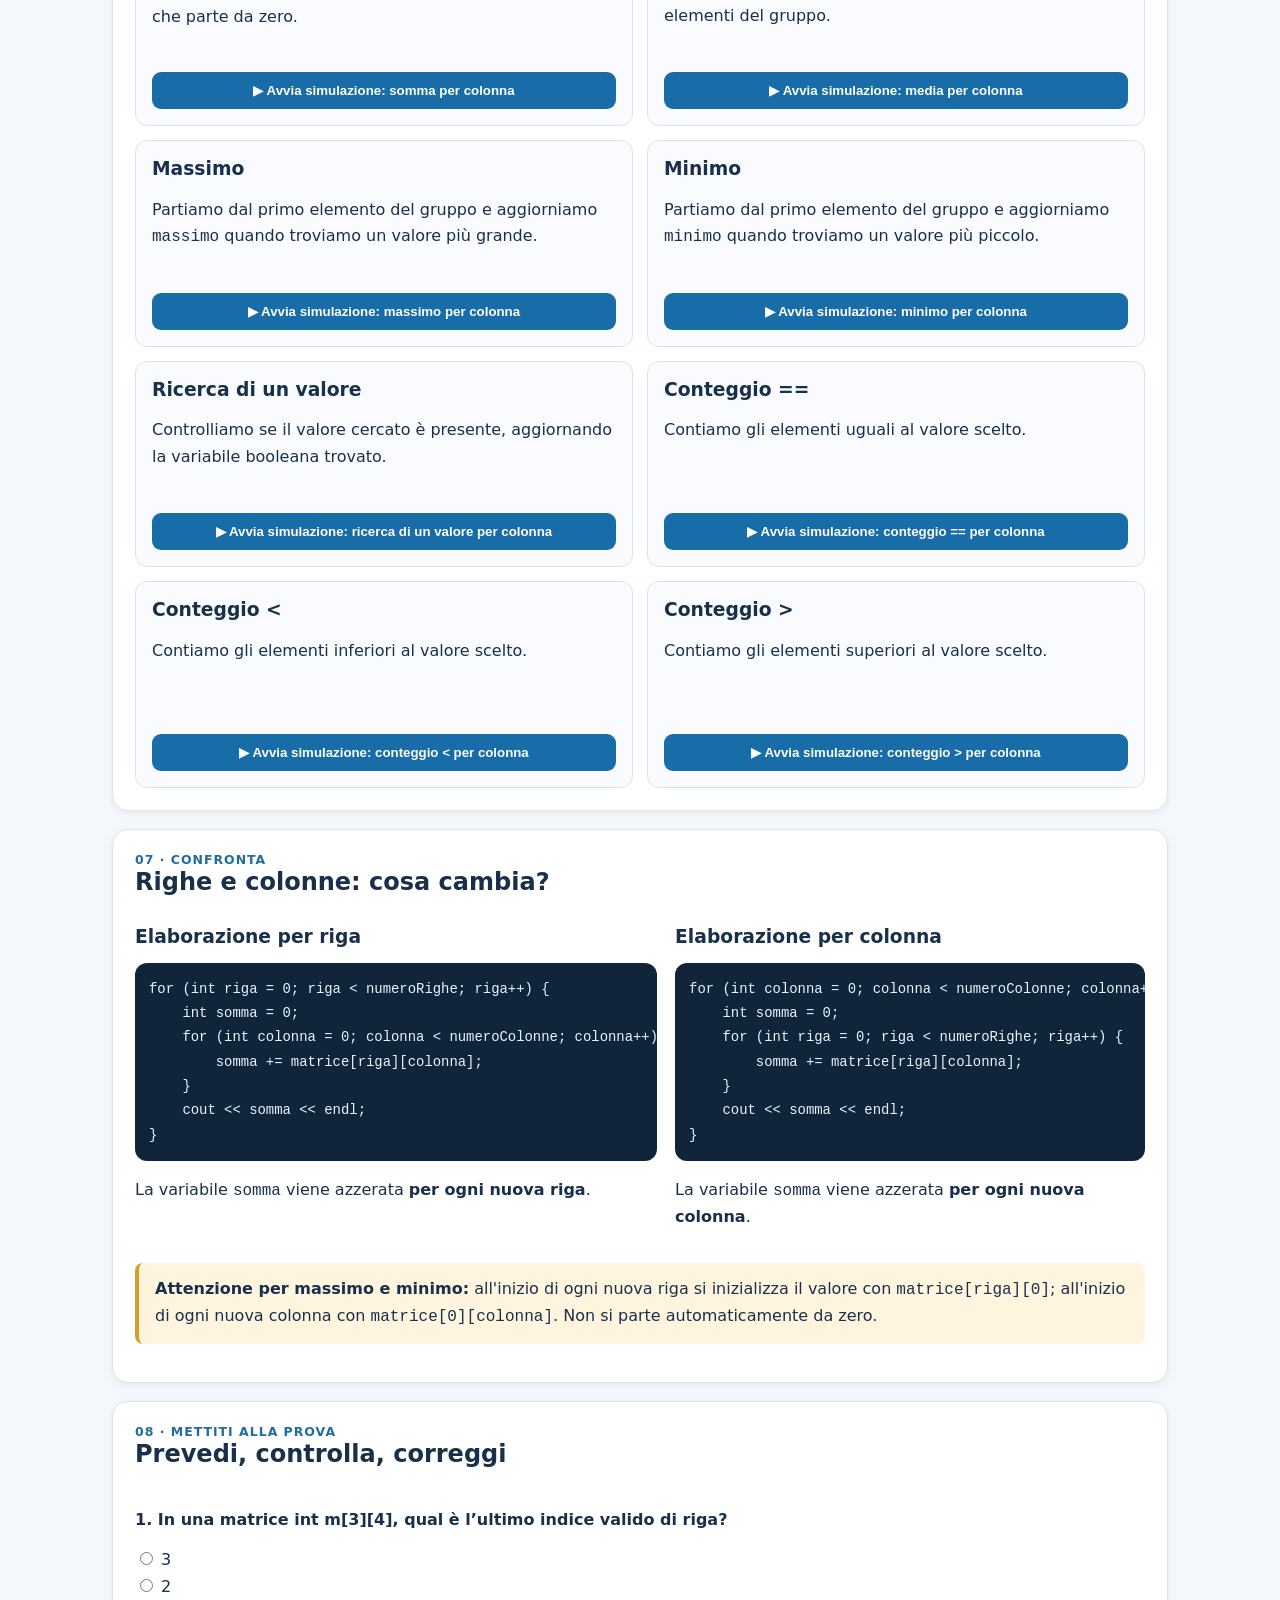
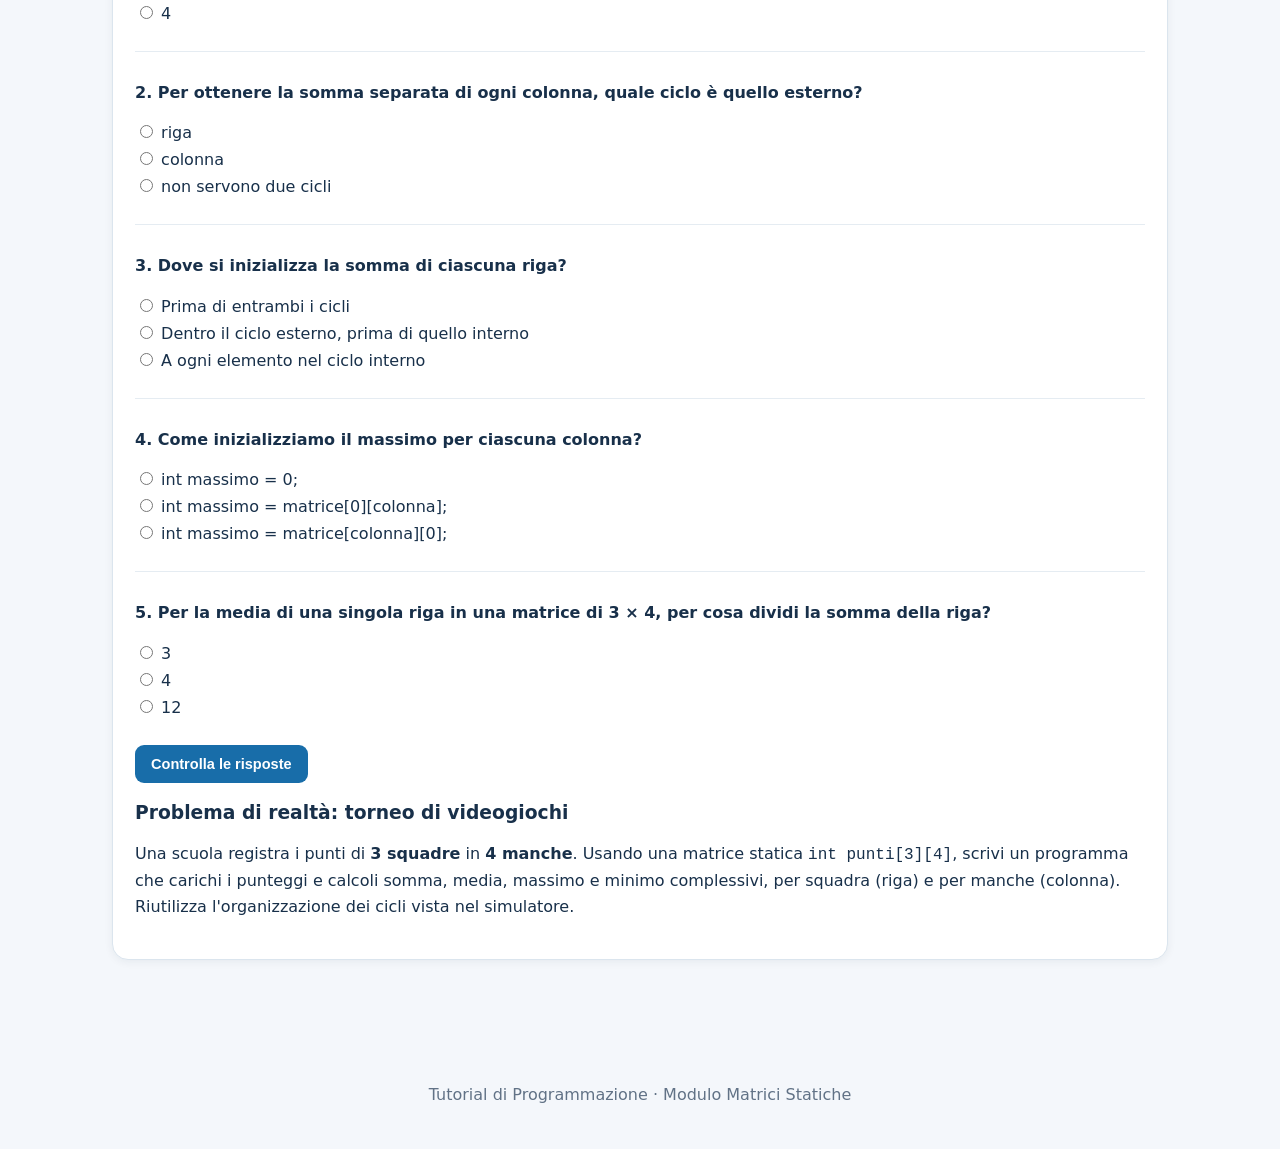
<file: tutorial-programmazione/strutture-dati/matrici/index.html>
<!doctype html><html lang="it"><head><meta charset="utf-8"><meta name="viewport" content="width=device-width,initial-scale=1"><title>Matrici statiche C++ · Tutorial</title><style>:root{font-family:Inter,system-ui,-apple-system,Segoe UI,sans-serif;color:#18304a;background:#f4f7fb;font-size:16px}*{box-sizing:border-box}body{margin:0}a{color:#1460ab;text-decoration:none}a:hover{text-decoration:underline}.top{background:#112b49;color:white;padding:17px max(22px,calc((100vw - 1100px)/2));display:flex;gap:14px;align-items:center;justify-content:space-between;flex-wrap:wrap}.top a{color:white}.brand{font-weight:800;font-size:1.1rem}.nav{display:flex;gap:20px;flex-wrap:wrap}main{max-width:1100px;margin:35px auto;padding:0 22px 60px}.hero{background:linear-gradient(120deg,#154d81,#1b79b2);color:#fff;border-radius:20px;padding:30px;margin-bottom:24px}.hero h1{margin:0 0 10px;font-size:clamp(1.8rem,4vw,2.6rem)}.hero p{max-width:760px;line-height:1.6}.tiles{display:grid;grid-template-columns:repeat(auto-fit,minmax(240px,1fr));gap:16px}.tile,.panel{background:white;border:1px solid #dbe5ee;border-radius:16px;padding:22px;box-shadow:0 2px 8px #152b4510}.tile h2,.panel h2{margin:0 0 10px}.tile p,.panel p{line-height:1.65}.pill{display:inline-block;background:#e4f2ff;color:#15558c;border-radius:30px;padding:5px 11px;font-size:.78rem;font-weight:700}.muted{color:#51667a}.crumbs{font-size:.87rem;margin-bottom:18px}.lesson-grid{display:grid;grid-template-columns:minmax(0,1fr) minmax(285px,.9fr);gap:18px}.wide{grid-column:1/-1}.small-heading{color:#216ba3;text-transform:uppercase;letter-spacing:.08em;font-size:.78rem;font-weight:800}.matrix{display:grid;gap:5px;margin:14px auto;max-width:540px}.cell{min-height:58px;border:2px solid #d9e4ef;background:#eff5fb;border-radius:9px;display:flex;align-items:center;justify-content:center;flex-direction:column;font-weight:800;font-size:1.2rem;transition:background .2s,border .2s}.cell small{font-weight:500;font-size:.65rem;color:#537088}.cell.active{border-color:#f09b22;background:#ffeac8;box-shadow:0 0 0 2px #f9bd61}.cell.done{background:#d9ecff;border-color:#83b5df}.cell.focus{background:#d6f5e9;border-color:#36a377}.memory{display:flex;overflow-x:auto;gap:4px;padding:10px 1px}.memcell{min-width:58px;max-width:70px;flex:1;text-align:center;background:#edf1f7;border:1px solid #cad8e6;border-radius:7px;padding:10px 5px;font-weight:700}.memcell small{display:block;font-size:.65rem;font-weight:500;color:#536981}.memcell.active{background:#ffe0a2;border:2px solid #ec9a25}.controls{display:flex;flex-wrap:wrap;gap:10px;align-items:end}.field{display:flex;flex-direction:column;gap:5px;font-size:.85rem;font-weight:700}.field select,.field input{padding:10px;border:1px solid #b7c8d8;border-radius:9px;background:white;color:#18304a;max-width:100%}button,.btn{border:0;border-radius:9px;padding:11px 16px;background:#186da9;color:white;font-weight:700;cursor:pointer;font-size:.91rem}button:hover,.btn:hover{background:#0d568a;text-decoration:none}button:disabled{opacity:.4;cursor:not-allowed}.secondary{background:#e8f1f8;color:#194b70}.secondary:hover{background:#d6e7f5}pre{background:#10253a;color:#e7f5ff;border-radius:12px;overflow-x:auto;padding:14px;line-height:1.75;font-size:.87rem}code{font-family:Consolas,'Liberation Mono',monospace}.code-line{display:block;padding:0 8px;border-left:3px solid transparent;white-space:pre}.code-line.highlight{background:#315776;border-left-color:#ffbc55}.stats{display:grid;grid-template-columns:repeat(auto-fit,minmax(105px,1fr));gap:8px;margin:12px 0}.stat{background:#f0f5fa;border-radius:10px;padding:11px}.stat strong{display:block;font-size:1.18rem}.stat small{color:#5b6d7e}.feedback{background:#eef5fc;border-left:4px solid #3689c6;padding:13px 16px;border-radius:8px;line-height:1.5}.tip{background:#fff5df;border-left-color:#d99c28}.exercise{border-top:1px solid #e5ecf2;padding:12px 0}.exercise:first-child{border:0}.exercise label{display:block;margin:7px 0}.footer{text-align:center;color:#617286;padding:30px}.inline-code{background:#edf3f8;border-radius:4px;padding:2px 5px}h1,h2,h3{line-height:1.25}h3{margin-bottom:8px}@media(max-width:780px){.lesson-grid{grid-template-columns:1fr}.cell{min-height:48px}.hero{padding:23px}.top{padding:16px 22px}}@media(prefers-reduced-motion:reduce){*{transition:none!important;scroll-behavior:auto!important}}

/* Matrice didattica con intestazioni e indici ben distinguibili */
.matrix{max-width:680px;gap:5px}
.matrix-heading{background:#dce9f5;border:1px solid #bad0e3;border-radius:8px;min-height:38px;display:flex;align-items:center;justify-content:center;text-align:center;font-size:.76rem;font-weight:750;color:#183b5c;padding:4px}
.matrix-heading.corner{background:transparent;border:0}
.matrix .cell{color:#111827;background:#edf5fc;gap:5px;padding:5px 2px;min-width:0}
.matrix .cell .cell-index{display:inline-block;color:#fff;background:#274b70;border-radius:5px;padding:3px 7px;font-size:.72rem;font-weight:700;line-height:1.2}
.matrix .cell .cell-value{color:#111;font-size:1.24rem;font-weight:800;line-height:1.25}
.matrix .cell.active{background:#ffeac8}
.matrix .cell.done{background:#d9ecff}
@media(max-width:520px){.matrix-heading{font-size:.61rem;padding:3px 1px}.matrix .cell{min-height:52px}.matrix .cell .cell-index{font-size:.61rem;padding:2px 3px}.matrix .cell .cell-value{font-size:1rem}}

.topic-nav{display:flex;gap:10px;flex-wrap:wrap;margin-top:16px}.topic-nav a{padding:9px 13px;border-radius:9px;background:#e7f2fc;font-weight:700}.operation-cards{display:grid;grid-template-columns:repeat(2,minmax(0,1fr));gap:14px;margin-top:18px}.operation-card{border:1px solid #d6e4f0;border-radius:12px;padding:16px;background:#f9fbfe}.operation-card h3{margin-top:0}.operation-card p{min-height:80px}.launch-operation{width:100%;font-size:.83rem}.operation-section{scroll-margin-top:20px}@media(max-width:650px){.operation-cards{grid-template-columns:1fr}.operation-card p{min-height:0}}

/* Caricamento didattico della matrice: selezione visibile e input vicino alla griglia */
#chooseInit.chosen-mode,#chooseInput.chosen-mode{background:#125b94;color:#fff;box-shadow:0 0 0 3px #a7d5f4}
.fill-workspace{margin-top:14px;padding:14px;border:1px solid #d5e3ef;border-radius:12px;background:#f8fbff}
.fill-entry{display:flex;align-items:center;gap:9px;flex-wrap:wrap;margin-top:8px}
.fill-entry input{min-width:160px;max-width:250px;flex:1;padding:11px;border:2px solid #83aeca;border-radius:9px;font:inherit}
.fill-bottom-controls{margin-top:12px}
#fillPrompt{display:block}
#fillInputFeedback{margin-bottom:0}
[hidden]{display:none!important}
.algorithm-matrix{margin:18px 0}.algorithm-columns{display:grid;grid-template-columns:minmax(0,1fr) minmax(0,1fr);gap:20px;align-items:start}.algorithm-columns pre{margin:9px 0}.execution-box{border:1px solid #d9e4ef;border-radius:12px;padding:14px;background:#fbfdff}.execution-box h3{margin-top:0}.execution-box .stats{grid-template-columns:repeat(2,minmax(0,1fr))}@media(max-width:780px){.algorithm-columns{grid-template-columns:1fr}}
[hidden]{display:none!important}

/* Controlli dell'esecuzione sopra le variabili; schede compatte. */
.execution-controls{margin:3px 0 12px;gap:6px;align-items:center}
.execution-controls button{padding:7px 9px;font-size:.79rem}
.execution-controls #progress{flex-basis:100%;font-size:.76rem}
.execution-box .stats{grid-template-columns:repeat(2,minmax(0,1fr));gap:6px;margin:9px 0}
.execution-box .stat{padding:7px 9px;min-width:0;border-radius:7px}
.execution-box .stat small{font-size:.67rem;line-height:1.25;display:block;overflow-wrap:anywhere}
.execution-box .stat strong{font-size:1rem;line-height:1.3;overflow-wrap:anywhere}
.execution-box h3{margin-top:12px;font-size:1rem}
@media(max-width:780px){.execution-box .stats{grid-template-columns:repeat(2,minmax(0,1fr))}}
</style></head><body><header class="top"><a class="brand" href="../../index.html">⌘ Tutorial di Programmazione</a><nav class="nav"><a href="../index.html">Strutture dati</a><a href="#laboratorio">Simulatore</a><a href="#esercizi">Esercizi</a></nav></header><main><div class="crumbs"><a href="../../index.html">Home</a> / <a href="../index.html">Strutture dati</a> / Matrici statiche</div><section class="hero"><span class="pill">Classe terza • C++</span><h1>Matrici statiche: impara vedendo il codice in azione</h1><p>Dalla dichiarazione alle elaborazioni per riga e per colonna. Segui i cicli annidati, osserva le variabili e controlla come cambiano le variabili.</p></section>
<section class="panel" style="margin-bottom:18px"><div class="small-heading">01 · Comprendi</div><h2>Una tabella di numeri</h2><p>Una matrice è un array bidimensionale: per individuare una casella servono <b>due indici</b>, prima la <b>riga</b> e poi la <b>colonna</b>. Gli indici partono da <b>zero</b>.</p><pre><code>int numeroRighe = 3;
int numeroColonne = 4;
int matrice[3][4];</code></pre><p><b>Perché <code>matrice[3][4]</code> e non <code>matrice[numeroRighe][numeroColonne]</code>?</b> Un array statico in C++ standard richiede dimensioni note in fase di compilazione. Le due variabili, senza <code>const</code>, serviranno a rendere leggibili i limiti dei cicli, ma non cambiano la dimensione della matrice. Dopo la dichiarazione possiamo scegliere tra <b>inizializzazione nel codice</b> e <b>caricamento con <code>cin</code></b>. Una matrice locale non inizializzata non contiene valori utilizzabili in modo affidabile.</p><div class="lesson-grid"><div><h3>Esplora la matrice</h3><div id="introMatrix" class="matrix"></div><p id="introReadout" class="feedback" aria-live="polite">Seleziona una casella.</p></div><div><h3>Righe e colonne</h3><p>La prima riga ha indice 0, la seconda indice 1 e così via. Nella nostra matrice gli indici di riga sono <code>0, 1, 2</code>, quelli di colonna <code>0, 1, 2, 3</code>.</p><p>Nei dati di esempio, <code>matrice[1][2]</code> contiene <b>17</b>.</p><div class="feedback tip">Non confondere il <b>numero di righe</b> (3) con l'<b>indice dell'ultima riga</b> (2). L'accesso fuori dai limiti dell'array ha comportamento non definito.</div></div></div></section>
<section class="panel" id="valori" style="margin-bottom:18px"><div class="small-heading">02 · Attribuisci i valori</div><h2>Inizializzazione oppure caricamento da tastiera?</h2><p>Le due modalità servono allo stesso scopo: assegnare valori agli elementi. <b>Nell'inizializzazione</b> i valori sono scritti nella dichiarazione. <b>Nel caricamento con <code>cin</code></b> l'utente li fornisce durante l'esecuzione.</p><div class="controls"><button class="secondary" id="chooseInit">Mostra inizializzazione</button><button class="secondary" id="chooseInput">Mostra input con cin</button></div><div class="lesson-grid"><div><h3 id="fillTitle">Inizializzazione</h3><pre><code id="fillCode"></code></pre><p id="fillExplain" class="feedback" aria-live="polite"></p></div><div><h3>Come si riempiono le caselle</h3><div id="fillMatrix" class="matrix"></div><p class="muted" id="fillProgress">0 elementi su 12.</p>
<div class="fill-workspace" id="fillWorkspace">
  <div id="fillInputArea" hidden>
    <label for="fillUserValue" id="fillPrompt"><b>Inserisci matrice[0][0]</b></label>
    <form id="fillForm" class="fill-entry">
      <input id="fillUserValue" type="number" step="1" required placeholder="Scrivi un numero intero" autocomplete="off" aria-describedby="fillInputFeedback">
      <button type="submit" id="fillSubmit">Conferma valore ↵</button>
    </form>
    <p id="fillInputFeedback" class="muted" aria-live="polite">Simula l'istruzione cin della casella evidenziata.</p>
  </div>
  <div class="controls fill-bottom-controls"><button id="fillNext">Valore successivo →</button><button class="secondary" id="fillReset">↺ Ricomincia</button></div>
</div></div></div><p class="muted">L'animazione dell'inizializzazione è uno <b>schema didattico</b> dell'associazione valori/celle; non rappresenta dodici istruzioni <code>cin</code>.</p></section>

<section class="panel" style="margin-bottom:18px"><div class="small-heading">04 · Carica e stampa</div><h2>Visita con due cicli annidati</h2><div class="lesson-grid"><div><pre><code>for (int riga = 0; riga &lt; numeroRighe; riga++) {
    for (int colonna = 0; colonna &lt; numeroColonne; colonna++) {
        cin >> matrice[riga][colonna];
    }
}</code></pre><p>Il ciclo esterno sceglie una riga; il ciclo interno attraversa tutte le colonne. Per stampare, sostituisci <code>cin</code> con <code>cout</code> e inserisci <code>cout &lt;&lt; endl;</code> <b>all'interno del ciclo esterno, dopo quello interno</b>.</p></div><div><h3>Qual è il prossimo elemento?</h3><p>Nel simulatore sottostante puoi scegliere la visita e avanzare una cella per volta: il codice evidenziato segue il passo in esecuzione.</p><a class="btn" href="#laboratorio">Vai al simulatore ↓</a></div></div></section>
<section id="laboratorio" class="panel" style="margin-bottom:18px"><div class="small-heading">05 · Laboratorio interattivo</div><h2>Osserva gli algoritmi in esecuzione</h2><p>La simulazione utilizza una matrice con <b>valori di esempio già disponibili</b>, ottenibili sia mediante inizializzazione sia mediante <code>cin</code>. Scegli se elaborare <b>tutti gli elementi</b>, <b>una riga alla volta</b> o <b>una colonna alla volta</b>; poi seleziona l'operazione. Per una media il simulatore costruisce prima la somma; per massimo e minimo confronta i valori progressivamente.</p><div class="controls"><label class="field">Ambito<select id="scope"><option value="all">Intera matrice</option><option value="row">Per riga</option><option value="col">Per colonna</option></select></label><label class="field">Operazione<select id="metric"><option value="sum">Somma</option><option value="avg">Media</option><option value="max">Massimo</option><option value="min">Minimo</option><option value="find">Ricerca valore</option><option value="eq">Conteggio ==</option><option value="lt">Conteggio &lt;</option><option value="gt">Conteggio &gt;</option></select></label><label class="field" id="targetField">Valore da cercare/confrontare<input id="targetNumber" type="number" step="1" value="15" style="max-width:150px"></label><label class="field">Velocità animazione<select id="speed"><option value="1100">Lenta</option><option value="650" selected>Normale</option><option value="300">Veloce</option></select></label></div><div class="algorithm-matrix"><h3>Matrice elaborata</h3><div id="simMatrix" class="matrix"></div></div>
<div class="algorithm-columns">
  <div><h3>Codice C++ corrispondente</h3><p class="muted">La riga evidenziata è quella eseguita nella fase corrente.</p><pre id="codeView" aria-label="Codice C++"></pre><button id="copyCode" class="secondary">Copia codice C++</button></div>
  <div class="execution-box"><h3>Esecuzione e variabili</h3><div class="controls execution-controls"><button id="prev" class="secondary">← Indietro</button><button id="next">Avanti →</button><button id="play">▶ Esegui</button><button id="reset" class="secondary">↺ Ricomincia</button><span id="progress" class="muted" aria-live="polite"></span></div><div id="explain" class="feedback" style="white-space:pre-line" aria-live="polite">Premi Avanti per iniziare.</div><div class="stats"><div class="stat"><small>Riga</small><strong id="rigaValue">—</strong></div><div class="stat"><small>Colonna</small><strong id="colValue">—</strong></div><div class="stat"><small id="accName">Somma</small><strong id="accValue">—</strong></div><div class="stat"><small>Elementi visitati</small><strong id="countValue">0</strong></div></div><h3>Memoria delle variabili</h3><div id="variablesPanel" class="stats" aria-live="polite"></div><div id="resultsPanel" class="feedback">I risultati appariranno quando terminerà ciascuna elaborazione.</div></div>
</div></section>
<section class="panel" id="operazioni" style="margin-bottom:18px"><div class="small-heading">06 · Approfondisci le operazioni</div><h2>Un'operazione alla volta</h2><p>Ogni argomento ha una spiegazione dedicata. Seleziona <b>Avvia simulazione</b> per vedere il codice e le variabili nel laboratorio interattivo.</p><nav class="topic-nav" aria-label="Tipi di elaborazione"><a href="#operazioni-tutti">Intera matrice</a><a href="#operazioni-righe">Per riga</a><a href="#operazioni-colonne">Per colonna</a></nav></section><section class="panel operation-section" id="operazioni-tutti" style="margin-bottom:18px"><div class="small-heading">INTERA MATRICE</div><h2>Intera matrice: somma, media, massimo, minimo</h2><p>Visitiamo tutti gli elementi. La media si ottiene dividendo per <code>numeroRighe * numeroColonne</code>.</p><div class="operation-cards"><article class="operation-card" id="all-sum"><h3>Somma</h3><p>Aggiungiamo uno alla volta i valori alla variabile <code>somma</code>, che parte da zero.</p><button class="launch-operation" data-scope="all" data-metric="sum">▶ Avvia simulazione: somma intera matrice</button></article><article class="operation-card" id="all-avg"><h3>Media</h3><p>Calcoliamo la somma e dividiamo per il numero degli elementi del gruppo.</p><button class="launch-operation" data-scope="all" data-metric="avg">▶ Avvia simulazione: media intera matrice</button></article><article class="operation-card" id="all-max"><h3>Massimo</h3><p>Partiamo dal primo elemento del gruppo e aggiorniamo <code>massimo</code> quando troviamo un valore più grande.</p><button class="launch-operation" data-scope="all" data-metric="max">▶ Avvia simulazione: massimo intera matrice</button></article><article class="operation-card" id="all-min"><h3>Minimo</h3><p>Partiamo dal primo elemento del gruppo e aggiorniamo <code>minimo</code> quando troviamo un valore più piccolo.</p><button class="launch-operation" data-scope="all" data-metric="min">▶ Avvia simulazione: minimo intera matrice</button></article><article class="operation-card"><h3>Ricerca di un valore</h3><p>Controlliamo se il valore cercato è presente, aggiornando la variabile booleana trovato.</p><button class="launch-operation" data-scope="all" data-metric="find">▶ Avvia simulazione: ricerca di un valore intera matrice</button></article><article class="operation-card"><h3>Conteggio ==</h3><p>Contiamo gli elementi uguali al valore scelto.</p><button class="launch-operation" data-scope="all" data-metric="eq">▶ Avvia simulazione: conteggio == intera matrice</button></article><article class="operation-card"><h3>Conteggio &lt;</h3><p>Contiamo gli elementi inferiori al valore scelto.</p><button class="launch-operation" data-scope="all" data-metric="lt">▶ Avvia simulazione: conteggio &lt; intera matrice</button></article><article class="operation-card"><h3>Conteggio &gt;</h3><p>Contiamo gli elementi superiori al valore scelto.</p><button class="launch-operation" data-scope="all" data-metric="gt">▶ Avvia simulazione: conteggio &gt; intera matrice</button></article></div></section><section class="panel operation-section" id="operazioni-righe" style="margin-bottom:18px"><div class="small-heading">PER RIGA</div><h2>Per riga: somma, media, massimo, minimo</h2><p>Elaboriamo ogni riga separatamente. La variabile risultato va reinizializzata a ogni nuova riga: la media divide per <code>numeroColonne</code>.</p><div class="operation-cards"><article class="operation-card" id="row-sum"><h3>Somma</h3><p>Aggiungiamo uno alla volta i valori alla variabile <code>somma</code>, che parte da zero.</p><button class="launch-operation" data-scope="row" data-metric="sum">▶ Avvia simulazione: somma per riga</button></article><article class="operation-card" id="row-avg"><h3>Media</h3><p>Calcoliamo la somma e dividiamo per il numero degli elementi del gruppo.</p><button class="launch-operation" data-scope="row" data-metric="avg">▶ Avvia simulazione: media per riga</button></article><article class="operation-card" id="row-max"><h3>Massimo</h3><p>Partiamo dal primo elemento del gruppo e aggiorniamo <code>massimo</code> quando troviamo un valore più grande.</p><button class="launch-operation" data-scope="row" data-metric="max">▶ Avvia simulazione: massimo per riga</button></article><article class="operation-card" id="row-min"><h3>Minimo</h3><p>Partiamo dal primo elemento del gruppo e aggiorniamo <code>minimo</code> quando troviamo un valore più piccolo.</p><button class="launch-operation" data-scope="row" data-metric="min">▶ Avvia simulazione: minimo per riga</button></article><article class="operation-card"><h3>Ricerca di un valore</h3><p>Controlliamo se il valore cercato è presente, aggiornando la variabile booleana trovato.</p><button class="launch-operation" data-scope="row" data-metric="find">▶ Avvia simulazione: ricerca di un valore per riga</button></article><article class="operation-card"><h3>Conteggio ==</h3><p>Contiamo gli elementi uguali al valore scelto.</p><button class="launch-operation" data-scope="row" data-metric="eq">▶ Avvia simulazione: conteggio == per riga</button></article><article class="operation-card"><h3>Conteggio &lt;</h3><p>Contiamo gli elementi inferiori al valore scelto.</p><button class="launch-operation" data-scope="row" data-metric="lt">▶ Avvia simulazione: conteggio &lt; per riga</button></article><article class="operation-card"><h3>Conteggio &gt;</h3><p>Contiamo gli elementi superiori al valore scelto.</p><button class="launch-operation" data-scope="row" data-metric="gt">▶ Avvia simulazione: conteggio &gt; per riga</button></article></div></section><section class="panel operation-section" id="operazioni-colonne" style="margin-bottom:18px"><div class="small-heading">PER COLONNA</div><h2>Per colonna: somma, media, massimo, minimo</h2><p>Elaboriamo ogni colonna separatamente. Il ciclo esterno percorre le colonne e quello interno le righe: la media divide per <code>numeroRighe</code>.</p><div class="operation-cards"><article class="operation-card" id="col-sum"><h3>Somma</h3><p>Aggiungiamo uno alla volta i valori alla variabile <code>somma</code>, che parte da zero.</p><button class="launch-operation" data-scope="col" data-metric="sum">▶ Avvia simulazione: somma per colonna</button></article><article class="operation-card" id="col-avg"><h3>Media</h3><p>Calcoliamo la somma e dividiamo per il numero degli elementi del gruppo.</p><button class="launch-operation" data-scope="col" data-metric="avg">▶ Avvia simulazione: media per colonna</button></article><article class="operation-card" id="col-max"><h3>Massimo</h3><p>Partiamo dal primo elemento del gruppo e aggiorniamo <code>massimo</code> quando troviamo un valore più grande.</p><button class="launch-operation" data-scope="col" data-metric="max">▶ Avvia simulazione: massimo per colonna</button></article><article class="operation-card" id="col-min"><h3>Minimo</h3><p>Partiamo dal primo elemento del gruppo e aggiorniamo <code>minimo</code> quando troviamo un valore più piccolo.</p><button class="launch-operation" data-scope="col" data-metric="min">▶ Avvia simulazione: minimo per colonna</button></article><article class="operation-card"><h3>Ricerca di un valore</h3><p>Controlliamo se il valore cercato è presente, aggiornando la variabile booleana trovato.</p><button class="launch-operation" data-scope="col" data-metric="find">▶ Avvia simulazione: ricerca di un valore per colonna</button></article><article class="operation-card"><h3>Conteggio ==</h3><p>Contiamo gli elementi uguali al valore scelto.</p><button class="launch-operation" data-scope="col" data-metric="eq">▶ Avvia simulazione: conteggio == per colonna</button></article><article class="operation-card"><h3>Conteggio &lt;</h3><p>Contiamo gli elementi inferiori al valore scelto.</p><button class="launch-operation" data-scope="col" data-metric="lt">▶ Avvia simulazione: conteggio &lt; per colonna</button></article><article class="operation-card"><h3>Conteggio &gt;</h3><p>Contiamo gli elementi superiori al valore scelto.</p><button class="launch-operation" data-scope="col" data-metric="gt">▶ Avvia simulazione: conteggio &gt; per colonna</button></article></div></section><section class="panel" style="margin-bottom:18px"><div class="small-heading">07 · Confronta</div><h2>Righe e colonne: cosa cambia?</h2><div class="lesson-grid"><div><h3>Elaborazione per riga</h3><pre><code>for (int riga = 0; riga &lt; numeroRighe; riga++) {
    int somma = 0;
    for (int colonna = 0; colonna &lt; numeroColonne; colonna++) {
        somma += matrice[riga][colonna];
    }
    cout &lt;&lt; somma &lt;&lt; endl;
}</code></pre><p>La variabile <code>somma</code> viene azzerata <b>per ogni nuova riga</b>.</p></div><div><h3>Elaborazione per colonna</h3><pre><code>for (int colonna = 0; colonna &lt; numeroColonne; colonna++) {
    int somma = 0;
    for (int riga = 0; riga &lt; numeroRighe; riga++) {
        somma += matrice[riga][colonna];
    }
    cout &lt;&lt; somma &lt;&lt; endl;
}</code></pre><p>La variabile <code>somma</code> viene azzerata <b>per ogni nuova colonna</b>.</p></div></div><p class="feedback tip"><b>Attenzione per massimo e minimo:</b> all'inizio di ogni nuova riga si inizializza il valore con <code>matrice[riga][0]</code>; all'inizio di ogni nuova colonna con <code>matrice[0][colonna]</code>. Non si parte automaticamente da zero.</p></section>
<section class="panel" id="esercizi"><div class="small-heading">08 · Mettiti alla prova</div><h2>Prevedi, controlla, correggi</h2><div id="quiz"></div><button id="checkQuiz">Controlla le risposte</button><p id="quizResult" class="feedback" style="display:none" aria-live="polite"></p><h3>Problema di realtà: torneo di videogiochi</h3><p>Una scuola registra i punti di <b>3 squadre</b> in <b>4 manche</b>. Usando una matrice statica <code>int punti[3][4]</code>, scrivi un programma che carichi i punteggi e calcoli somma, media, massimo e minimo complessivi, per squadra (riga) e per manche (colonna). Riutilizza l'organizzazione dei cicli vista nel simulatore.</p></section></main><footer class="footer">Tutorial di Programmazione · Modulo Matrici Statiche</footer><script>'use strict';
const values=[[12,18,15,20],[9,14,17,11],[21,16,13,19]];
const NROWS=3,NCOLS=4,$=id=>document.getElementById(id);
const flatten=values.flat();let position=-1,steps=[],timer=null,chosen=null,sourceCode='';
function grid(el,selected,completed=[],clickable=false){
  el.style.gridTemplateColumns=`minmax(70px,.86fr) repeat(${NCOLS},minmax(0,1fr))`;
  el.replaceChildren();
  const corner=document.createElement('div');corner.className='matrix-heading corner';corner.textContent='';el.append(corner);
  for(let c=0;c<NCOLS;c++){const h=document.createElement('div');h.className='matrix-heading';h.textContent=`Colonna ${c}`;el.append(h);}
  values.forEach((row,r)=>{
    const heading=document.createElement('div');heading.className='matrix-heading';heading.textContent=`Riga ${r}`;el.append(heading);
    row.forEach((v,c)=>{
      const d=document.createElement(clickable?'button':'div');d.className='cell';
      const key=`${r},${c}`;
      if(selected&&selected[0]===r&&selected[1]===c)d.classList.add('active');
      else if(completed.includes(key))d.classList.add('done');
      const index=document.createElement('small');index.className='cell-index';index.textContent=`[${r}][${c}]`;
      const value=document.createElement('span');value.className='cell-value';value.textContent=String(v);
      d.append(index,value);
      if(clickable){d.type='button';d.setAttribute('aria-label',`riga ${r}, colonna ${c}, valore ${v}`);
        d.onclick=()=>{chosen=[r,c];grid(el,chosen,[],true);$('introReadout').textContent=`matrice[${r}][${c}] = ${v}. È nella riga ${r}, colonna ${c} (indici da zero).`;};}
      el.append(d);
    });
  });
}
function calcSteps(){
 const scope=$('scope').value,metric=$('metric').value,target=Number($('targetNumber').value);
 $('targetField').style.display=['find','eq','lt','gt'].includes(metric)?'flex':'none';
 let groups=[];
 if(scope==='all')groups=[Array.from({length:NROWS*NCOLS},(_,n)=>[Math.floor(n/NCOLS),n%NCOLS])];
 else if(scope==='row')groups=values.map((row,r)=>row.map((_,c)=>[r,c]));
 else groups=values[0].map((_,c)=>values.map((_,r)=>[r,c]));
 steps=[];
 groups.forEach((group,gi)=>{
  const [firstR,firstC]=group[0];
  let acc=['sum','avg','eq','lt','gt'].includes(metric)?0:metric==='find'?false:values[firstR][firstC];
  const label=scope==='all'?'intera matrice':scope==='row'?`riga ${gi}`:`colonna ${gi}`;
  const varName=metric==='find'?'trovato':['eq','lt','gt'].includes(metric)?'conteggio':metric==='sum'||metric==='avg'?'somma':metric==='max'?'massimo':'minimo';
  steps.push({type:'init',r:firstR,c:firstC,acc,gi,label,text:`Inizializzo ${varName} a ${format(acc)} prima di elaborare ${label}.`});
  group.forEach(([r,c],idx)=>{
   const before=acc,val=values[r][c];
   if(metric==='sum'||metric==='avg')acc+=val;
   else if(metric==='max')acc=Math.max(acc,val);
   else if(metric==='min')acc=Math.min(acc,val);
   else if(metric==='find')acc=acc||val===target;
   else if((metric==='eq'&&val===target)||(metric==='lt'&&val<target)||(metric==='gt'&&val>target))acc++;
   steps.push({type:'visit',r,c,value:val,acc,before,gi,idx,label,target});
  });
  const result=metric==='avg'?acc*1.0/group.length:acc;
  steps.push({type:'result',r:null,c:null,acc,gi,label,result,count:group.length,text:metric==='avg'?`Media di ${label}: ${acc} * 1.0 / ${group.length} = ${format(result)}.`:metric==='find'?`Ricerca in ${label}: ${result?'valore trovato':'valore non trovato'}.`:`Risultato di ${label}: ${format(result)}.`});
 });
 position=-1;render();
}
function format(x){if(typeof x==='boolean')return x?'true':'false';return Number.isInteger(x)?String(x):x.toFixed(2).replace('.',',');}
function makeCode(){
 const scope=$('scope').value,metric=$('metric').value;
 let lines=['#include <iostream>','using namespace std;','','int main() {','    int numeroRighe = 3;','    int numeroColonne = 4;','    int matrice[3][4];','','    // Caricamento dei dati','    for (int riga = 0; riga < numeroRighe; riga++) {','        for (int colonna = 0; colonna < numeroColonne; colonna++) {','            cin >> matrice[riga][colonna];','        }','    }',''];
 const grouped=scope!=='all',outer=scope==='col'?'colonna':'riga',inner=scope==='col'?'riga':'colonna';
 const name=metric==='find'?'trovato':['eq','lt','gt'].includes(metric)?'conteggio':metric==='sum'||metric==='avg'?'somma':metric==='max'?'massimo':'minimo';
 const init=['sum','avg','eq','lt','gt'].includes(metric)?'0':metric==='find'?'false':scope==='all'?'matrice[0][0]':scope==='row'?'matrice[riga][0]':'matrice[0][colonna]';
 const comparison=metric==='eq'?'==':metric==='lt'?'<':'>';
 const indent=grouped?'        ':'    ';
 if(['find','eq','lt','gt'].includes(metric))lines.push('    int valore = '+Number($('targetNumber').value)+';');
 if(!grouped)lines.push(`    ${metric==='find'?'bool':'int'} ${name} = ${init};`);
 lines.push(`    for (int ${outer} = 0; ${outer} < numero${outer==='riga'?'Righe':'Colonne'}; ${outer}++) {`);
 if(grouped)lines.push(`        ${metric==='find'?'bool':'int'} ${name} = ${init};`);
 lines.push(`        for (int ${inner} = 0; ${inner} < numero${inner==='riga'?'Righe':'Colonne'}; ${inner}++) {`);
 if(metric==='sum'||metric==='avg')lines.push('            somma += matrice[riga][colonna];');
 else if(metric==='find'){
   lines.push('            if (matrice[riga][colonna] == valore) {');
   lines.push('                trovato = true;');
   lines.push('            }');
 }else if(['eq','lt','gt'].includes(metric)){
   lines.push(`            if (matrice[riga][colonna] ${comparison} valore) {`);
   lines.push('                conteggio++;');
   lines.push('            }');
 }else{
   lines.push(`            if (matrice[riga][colonna] ${metric==='max'?'>':'<'} ${name}) {`);
   lines.push(`                ${name} = matrice[riga][colonna];`);
   lines.push('            }');
 }
 lines.push('        }');
 const divisor=scope==='all'?'(numeroRighe * numeroColonne)':scope==='row'?'numeroColonne':'numeroRighe';
 if(grouped){
   if(metric==='avg')lines.push(`        double media = somma * 1.0 / ${divisor};`);
   lines.push(`        cout << "${scope==='row'?'Riga':'Colonna'} " << ${outer} << ": " << ${metric==='avg'?'media':name} << endl;`);
 }
 lines.push('    }');
 if(!grouped){
   if(metric==='avg')lines.push(`    double media = somma * 1.0 / ${divisor};`);
   lines.push(`    cout << "Risultato: " << ${metric==='avg'?'media':name} << endl;`);
 }
 lines.push('    return 0;','}');
 sourceCode=lines.join('\n');return lines;
}
function drawCode(event){
 const lines=makeCode(),pre=$('codeView');pre.replaceChildren();
 const metric=$('metric').value;
 let sought=[];
 if(event){
  if(event.type==='init')sought=[/\b(?:int|bool) (?:somma|massimo|minimo|conteggio|trovato) =/];
  if(event.type==='visit')sought=metric==='sum'||metric==='avg'?[/somma \+=/]:['find','eq','lt','gt'].includes(metric)?[/if \(matrice\[riga\]\[colonna\]/]:[/if \(matrice\[riga\]\[colonna\]/];
  if(event.type==='result')sought=metric==='avg'?[/double media =/]:[/cout <</];
 }
 let highlights=lines.map((line,i)=>sought.some(re=>re.test(line))?i:-1).filter(i=>i>=0);
 if(event&&event.type==='result'&&metric!=='avg')highlights=highlights.slice(-1);
 lines.forEach((line,i)=>{
  const span=document.createElement('span');span.className='code-line';span.textContent=String(i+1).padStart(2,' ')+' │ '+line;
  if(highlights.includes(i))span.classList.add('highlight');
  pre.append(span);
 });
}
function render(){
 const s=steps[position],seen=steps.slice(0,position+1),visited=seen.filter(t=>t.type==='visit').map(t=>`${t.r},${t.c}`);
 grid($('simMatrix'),s&&s.type==='visit'?[s.r,s.c]:null,visited);
 $('rigaValue').textContent=s&&s.type==='visit'?s.r:'—';$('colValue').textContent=s&&s.type==='visit'?s.c:'—';
 const metric=$('metric').value,name=metric==='find'?'trovato':['eq','lt','gt'].includes(metric)?'conteggio':metric==='sum'||metric==='avg'?'somma':metric==='max'?'massimo':'minimo';
 $('accName').textContent=name.charAt(0).toUpperCase()+name.slice(1);
 $('accValue').textContent=s?format(s.acc):'—';
 $('countValue').textContent=seen.filter(t=>t.type==='visit').length;
 $('progress').textContent=`Fase ${position+1} di ${steps.length}`;
 let explanation='Premi Avanti: inizieremo dall’inizializzazione della variabile.';
 if(s){if(s.type==='init')explanation=s.text;
 else if(s.type==='result')explanation=s.text;
 else {
   const valoreCella=`Valore della cella: matrice[${s.r}][${s.c}] = ${s.value}`;
   const modificaVariabile=['eq','lt','gt','find'].includes(metric)
     ? `Variabile ${name}: confronto ${s.value} ${metric==='find'||metric==='eq'?'==':metric==='lt'?'<':'>'} ${s.target}; ${name} ${s.acc!==s.before?'cambia da '+format(s.before)+' a':'rimane'} ${format(s.acc)}.`
     : metric==='sum'||metric==='avg'
       ? `Aggiornamento della somma: ${s.before} + ${s.value} = ${s.acc}`
       : `Variabile ${name}: confronto ${s.value} con ${s.before}; ${name} ${s.acc!==s.before?'diventa':'rimane'} ${s.acc}.`;
   explanation=valoreCella+'\n'+modificaVariabile;
 }
 }
 $('explain').textContent=explanation;drawCode(s);
 const panel=$('variablesPanel');panel.replaceChildren();
 [['numeroRighe','3'],['numeroColonne','4'],['riga',s&&s.type==='visit'?s.r:'—'],['colonna',s&&s.type==='visit'?s.c:'—'],[name,s?format(s.acc):'—'],...(metric==='avg'?[['media',s&&s.type==='result'?format(s.result):'—']]:[])].forEach(([title,value])=>{const box=document.createElement('div');box.className='stat';let small=document.createElement('small'),strong=document.createElement('strong');small.textContent=title;strong.textContent=value;box.append(small,strong);panel.append(box);});
 let results=seen.filter(t=>t.type==='result');$('resultsPanel').textContent=results.length?'Risultati completati: '+results.map(t=>`${t.label}: ${format(t.result)}`).join(' • '):'I risultati appariranno quando terminerà ciascuna elaborazione.';
 $('prev').disabled=position<0;$('next').disabled=position>=steps.length-1;
}
function advance(){if(position<steps.length-1){position++;render();}else stop();}function stop(){if(timer!==null){clearInterval(timer);timer=null;}$('play').textContent='▶ Esegui';}function restart(){stop();position=-1;render();}
$('scope').addEventListener('change',()=>{stop();calcSteps();});$('metric').addEventListener('change',()=>{stop();calcSteps();});$('targetNumber').addEventListener('input',()=>{stop();calcSteps();});$('speed').addEventListener('change',()=>{if(timer!==null){stop();$('play').click();}});$('prev').onclick=()=>{stop();position=Math.max(-1,position-1);render();};$('next').onclick=()=>{stop();advance();};$('reset').onclick=restart;$('play').onclick=()=>{if(timer!==null){stop();return;}if(position===steps.length-1)position=-1;advance();timer=setInterval(()=>{if(position===steps.length-1){stop();return;}advance();},Number($('speed').value));$('play').textContent='⏸ Pausa';};$('copyCode').onclick=async()=>{try{await navigator.clipboard.writeText(sourceCode);$('copyCode').textContent='Copiato!';setTimeout(()=>$('copyCode').textContent='Copia codice C++',1200);}catch{const blob=new Blob([sourceCode],{type:'text/plain'}),url=URL.createObjectURL(blob),a=document.createElement('a');a.href=url;a.download='matrice.cpp';a.click();URL.revokeObjectURL(url);}};
const questions=[{q:'In una matrice int m[3][4], qual è l’ultimo indice valido di riga?',options:['3','2','4'],correct:1,why:'Tre righe hanno indici 0, 1 e 2.'},{q:'Per ottenere la somma separata di ogni colonna, quale ciclo è quello esterno?',options:['riga','colonna','non servono due cicli'],correct:1,why:'Il ciclo esterno deve fissare una colonna mentre quello interno percorre le righe.'},{q:'Dove si inizializza la somma di ciascuna riga?',options:['Prima di entrambi i cicli','Dentro il ciclo esterno, prima di quello interno','A ogni elemento nel ciclo interno'],correct:1,why:'La somma deve ripartire da zero a ogni nuova riga.'},{q:'Come inizializziamo il massimo per ciascuna colonna?',options:['int massimo = 0;','int massimo = matrice[0][colonna];','int massimo = matrice[colonna][0];'],correct:1,why:'Il primo valore della colonna corrente è matrice[0][colonna].'},{q:'Per la media di una singola riga in una matrice di 3 × 4, per cosa dividi la somma della riga?',options:['3','4','12'],correct:1,why:'Ogni riga contiene quattro elementi.'}];
questions.forEach((q,i)=>{let el=document.createElement('div');el.className='exercise';let head=document.createElement('p');head.innerHTML=`<b>${i+1}. ${q.q}</b>`;el.append(head);q.options.forEach((option,j)=>{let label=document.createElement('label'),inp=document.createElement('input');inp.type='radio';inp.name=`q${i}`;inp.value=j;label.append(inp,document.createTextNode(' '+option));el.append(label);});let feedback=document.createElement('p');feedback.id=`feedback${i}`;feedback.className='muted';el.append(feedback);$('quiz').append(el);});$('checkQuiz').onclick=()=>{let score=0;questions.forEach((q,i)=>{let picked=document.querySelector(`input[name="q${i}"]:checked`),ok=picked&&Number(picked.value)===q.correct;if(ok)score++;$(`feedback${i}`).textContent=(ok?'✓ Corretto. ':'✗ Da rivedere. ')+q.why;});$('quizResult').style.display='block';$('quizResult').textContent=`Hai risposto correttamente a ${score} domande su ${questions.length}.`;};
grid($('introMatrix'),null,[],true);calcSteps();

// Inizializzazione: avanzamento guidato. Input: lo studente fornisce davvero ogni valore.
let fillMode='init', fillPosition=0;
let userInputValues=Array(NROWS*NCOLS).fill(null);
const initCode=`int matrice[3][4] = {
    {12, 18, 15, 20},
    { 9, 14, 17, 11},
    {21, 16, 13, 19}
};`;
const inputCode=`int numeroRighe = 3;
int numeroColonne = 4;
int matrice[3][4];

for (int riga = 0; riga < numeroRighe; riga++) {
    for (int colonna = 0; colonna < numeroColonne; colonna++) {
        cin >> matrice[riga][colonna];
    }
}`;
function drawFill(){
 const input=fillMode==='input',finished=fillPosition===NROWS*NCOLS;
 $('chooseInit').classList.toggle('chosen-mode',!input);
 $('chooseInput').classList.toggle('chosen-mode',input);
 $('chooseInit').setAttribute('aria-pressed',String(!input));
 $('chooseInput').setAttribute('aria-pressed',String(input));
 $('fillNext').hidden=input;
 $('fillNext').style.display=input?'none':'';
 $('fillInputArea').hidden=!input;
 $('fillInputArea').style.display=input?'block':'none';
 $('fillCode').textContent=input?inputCode:initCode;
 $('fillTitle').textContent=input?'Caricamento con cin e cicli annidati':'Inizializzazione contestuale alla dichiarazione';
 $('fillExplain').textContent=input?'Scrivi un numero intero e premi Conferma (o Invio): il valore verrà memorizzato nella casella evidenziata, come se fosse letto da cin.':'I valori sono elencati nel codice e raggruppati per riga. Premi «Valore successivo» sotto la matrice per evidenziare l’elemento successivo.';
 const el=$('fillMatrix');el.replaceChildren();el.style.gridTemplateColumns=`minmax(70px,.86fr) repeat(${NCOLS},minmax(0,1fr))`;
 const corner=document.createElement('div');corner.className='matrix-heading corner';el.append(corner);
 for(let c=0;c<NCOLS;c++){const h=document.createElement('div');h.className='matrix-heading';h.textContent=`Colonna ${c}`;el.append(h);}
 values.forEach((row,r)=>{const h=document.createElement('div');h.className='matrix-heading';h.textContent=`Riga ${r}`;el.append(h);
 row.forEach((v,c)=>{const n=r*NCOLS+c,d=document.createElement('div');d.className='cell';
   if(n===fillPosition && !finished)d.classList.add('active');
   
   if(n<fillPosition)d.classList.add('done');
   const ix=document.createElement('small');ix.className='cell-index';ix.textContent=`[${r}][${c}]`;
   const value=document.createElement('span');value.className='cell-value';value.textContent=n<fillPosition?String(input?userInputValues[n]:v):'?';
   d.append(ix,value);el.append(d);
 });});
 $('fillProgress').textContent=`${fillPosition} elementi su ${NROWS*NCOLS} ${input?'inseriti':'mostrati'}. ${finished?'Matrice completa.':'Il simbolo ? indica un valore non ancora assegnato nella simulazione.'}`;
 $('fillNext').disabled=finished;
 $('fillUserValue').disabled=finished;
 $('fillSubmit').disabled=finished;
 if(input){$('fillPrompt').textContent=finished?'Tutti i valori sono stati inseriti':`Inserisci matrice[${Math.floor(fillPosition/NCOLS)}][${fillPosition%NCOLS}]`;
 if(finished)$('fillInputFeedback').textContent='Caricamento completato: tutti i valori sono stati acquisiti.';}
}
function switchFill(mode){fillMode=mode;fillPosition=0;userInputValues=Array(NROWS*NCOLS).fill(null);$('fillUserValue').value='';$('fillInputFeedback').textContent='Simula l’istruzione cin della casella evidenziata.';drawFill();}
$('chooseInit').onclick=()=>switchFill('init');
$('chooseInput').onclick=()=>{switchFill('input');$('fillUserValue').focus();};
$('fillNext').onclick=()=>{if(fillMode==='init'){fillPosition=Math.min(NROWS*NCOLS,fillPosition+1);drawFill();}};
$('fillForm').onsubmit=e=>{e.preventDefault();if(fillMode!=='input'||fillPosition>=NROWS*NCOLS)return;
 const field=$('fillUserValue'),v=field.value.trim();
 if(!/^-?\d+$/.test(v)||!Number.isSafeInteger(Number(v))){$('fillInputFeedback').textContent='Inserisci un numero intero valido.';field.focus();return;}
 const i=fillPosition;userInputValues[i]=Number(v);fillPosition++;field.value='';drawFill();
 $('fillInputFeedback').textContent=`Acquisito matrice[${Math.floor(i/NCOLS)}][${i%NCOLS}] = ${userInputValues[i]}.`;
 if(fillPosition<NROWS*NCOLS)field.focus();
};
$('fillReset').onclick=()=>switchFill(fillMode);
for(const b of document.querySelectorAll('.launch-operation')){
 b.onclick=()=>{stop();$('scope').value=b.dataset.scope;$('metric').value=b.dataset.metric;calcSteps();document.getElementById('laboratorio').scrollIntoView({behavior:'smooth'});};
}
drawFill();
</script></body></html>
</file>
<file: tutorial-programmazione/assets/style.css>
:root{font-family:Inter,system-ui,-apple-system,Segoe UI,sans-serif;color:#18304a;background:#f4f7fb;font-size:16px}*{box-sizing:border-box}body{margin:0}a{color:#1460ab;text-decoration:none}a:hover{text-decoration:underline}.top{background:#112b49;color:white;padding:17px max(22px,calc((100vw - 1100px)/2));display:flex;gap:14px;align-items:center;justify-content:space-between;flex-wrap:wrap}.top a{color:white}.brand{font-weight:800;font-size:1.1rem}.nav{display:flex;gap:20px;flex-wrap:wrap}main{max-width:1100px;margin:35px auto;padding:0 22px 60px}.hero{background:linear-gradient(120deg,#154d81,#1b79b2);color:#fff;border-radius:20px;padding:30px;margin-bottom:24px}.hero h1{margin:0 0 10px;font-size:clamp(1.8rem,4vw,2.6rem)}.hero p{max-width:760px;line-height:1.6}.tiles{display:grid;grid-template-columns:repeat(auto-fit,minmax(240px,1fr));gap:16px}.tile,.panel{background:white;border:1px solid #dbe5ee;border-radius:16px;padding:22px;box-shadow:0 2px 8px #152b4510}.tile h2,.panel h2{margin:0 0 10px}.tile p,.panel p{line-height:1.65}.pill{display:inline-block;background:#e4f2ff;color:#15558c;border-radius:30px;padding:5px 11px;font-size:.78rem;font-weight:700}.muted{color:#51667a}.crumbs{font-size:.87rem;margin-bottom:18px}.lesson-grid{display:grid;grid-template-columns:minmax(0,1fr) minmax(285px,.9fr);gap:18px}.wide{grid-column:1/-1}.small-heading{color:#216ba3;text-transform:uppercase;letter-spacing:.08em;font-size:.78rem;font-weight:800}.matrix{display:grid;gap:5px;margin:14px auto;max-width:540px}.cell{min-height:58px;border:2px solid #d9e4ef;background:#eff5fb;border-radius:9px;display:flex;align-items:center;justify-content:center;flex-direction:column;font-weight:800;font-size:1.2rem;transition:background .2s,border .2s}.cell small{font-weight:500;font-size:.65rem;color:#537088}.cell.active{border-color:#f09b22;background:#ffeac8;box-shadow:0 0 0 2px #f9bd61}.cell.done{background:#d9ecff;border-color:#83b5df}.cell.focus{background:#d6f5e9;border-color:#36a377}.memory{display:flex;overflow-x:auto;gap:4px;padding:10px 1px}.memcell{min-width:58px;max-width:70px;flex:1;text-align:center;background:#edf1f7;border:1px solid #cad8e6;border-radius:7px;padding:10px 5px;font-weight:700}.memcell small{display:block;font-size:.65rem;font-weight:500;color:#536981}.memcell.active{background:#ffe0a2;border:2px solid #ec9a25}.controls{display:flex;flex-wrap:wrap;gap:10px;align-items:end}.field{display:flex;flex-direction:column;gap:5px;font-size:.85rem;font-weight:700}.field select,.field input{padding:10px;border:1px solid #b7c8d8;border-radius:9px;background:white;color:#18304a;max-width:100%}button,.btn{border:0;border-radius:9px;padding:11px 16px;background:#186da9;color:white;font-weight:700;cursor:pointer;font-size:.91rem}button:hover,.btn:hover{background:#0d568a;text-decoration:none}button:disabled{opacity:.4;cursor:not-allowed}.secondary{background:#e8f1f8;color:#194b70}.secondary:hover{background:#d6e7f5}pre{background:#10253a;color:#e7f5ff;border-radius:12px;overflow-x:auto;padding:14px;line-height:1.75;font-size:.87rem}code{font-family:Consolas,'Liberation Mono',monospace}.code-line{display:block;padding:0 8px;border-left:3px solid transparent;white-space:pre}.code-line.highlight{background:#315776;border-left-color:#ffbc55}.stats{display:grid;grid-template-columns:repeat(auto-fit,minmax(105px,1fr));gap:8px;margin:12px 0}.stat{background:#f0f5fa;border-radius:10px;padding:11px}.stat strong{display:block;font-size:1.18rem}.stat small{color:#5b6d7e}.feedback{background:#eef5fc;border-left:4px solid #3689c6;padding:13px 16px;border-radius:8px;line-height:1.5}.tip{background:#fff5df;border-left-color:#d99c28}.exercise{border-top:1px solid #e5ecf2;padding:12px 0}.exercise:first-child{border:0}.exercise label{display:block;margin:7px 0}.footer{text-align:center;color:#617286;padding:30px}.inline-code{background:#edf3f8;border-radius:4px;padding:2px 5px}h1,h2,h3{line-height:1.25}h3{margin-bottom:8px}@media(max-width:780px){.lesson-grid{grid-template-columns:1fr}.cell{min-height:48px}.hero{padding:23px}.top{padding:16px 22px}}@media(prefers-reduced-motion:reduce){*{transition:none!important;scroll-behavior:auto!important}}

/* Matrice didattica con intestazioni e indici ben distinguibili */
.matrix{max-width:680px;gap:5px}
.matrix-heading{background:#dce9f5;border:1px solid #bad0e3;border-radius:8px;min-height:38px;display:flex;align-items:center;justify-content:center;text-align:center;font-size:.76rem;font-weight:750;color:#183b5c;padding:4px}
.matrix-heading.corner{background:transparent;border:0}
.matrix .cell{color:#111827;background:#edf5fc;gap:5px;padding:5px 2px;min-width:0}
.matrix .cell .cell-index{display:inline-block;color:#fff;background:#274b70;border-radius:5px;padding:3px 7px;font-size:.72rem;font-weight:700;line-height:1.2}
.matrix .cell .cell-value{color:#111;font-size:1.24rem;font-weight:800;line-height:1.25}
.matrix .cell.active{background:#ffeac8}
.matrix .cell.done{background:#d9ecff}
@media(max-width:520px){.matrix-heading{font-size:.61rem;padding:3px 1px}.matrix .cell{min-height:52px}.matrix .cell .cell-index{font-size:.61rem;padding:2px 3px}.matrix .cell .cell-value{font-size:1rem}}

.topic-nav{display:flex;gap:10px;flex-wrap:wrap;margin-top:16px}.topic-nav a{padding:9px 13px;border-radius:9px;background:#e7f2fc;font-weight:700}.operation-cards{display:grid;grid-template-columns:repeat(2,minmax(0,1fr));gap:14px;margin-top:18px}.operation-card{border:1px solid #d6e4f0;border-radius:12px;padding:16px;background:#f9fbfe}.operation-card h3{margin-top:0}.operation-card p{min-height:80px}.launch-operation{width:100%;font-size:.83rem}.operation-section{scroll-margin-top:20px}@media(max-width:650px){.operation-cards{grid-template-columns:1fr}.operation-card p{min-height:0}}

/* Caricamento didattico della matrice: selezione visibile e input vicino alla griglia */
#chooseInit.chosen-mode,#chooseInput.chosen-mode{background:#125b94;color:#fff;box-shadow:0 0 0 3px #a7d5f4}
.fill-workspace{margin-top:14px;padding:14px;border:1px solid #d5e3ef;border-radius:12px;background:#f8fbff}
.fill-entry{display:flex;align-items:center;gap:9px;flex-wrap:wrap;margin-top:8px}
.fill-entry input{min-width:160px;max-width:250px;flex:1;padding:11px;border:2px solid #83aeca;border-radius:9px;font:inherit}
.fill-bottom-controls{margin-top:12px}
#fillPrompt{display:block}
#fillInputFeedback{margin-bottom:0}
[hidden]{display:none!important}
</file>
